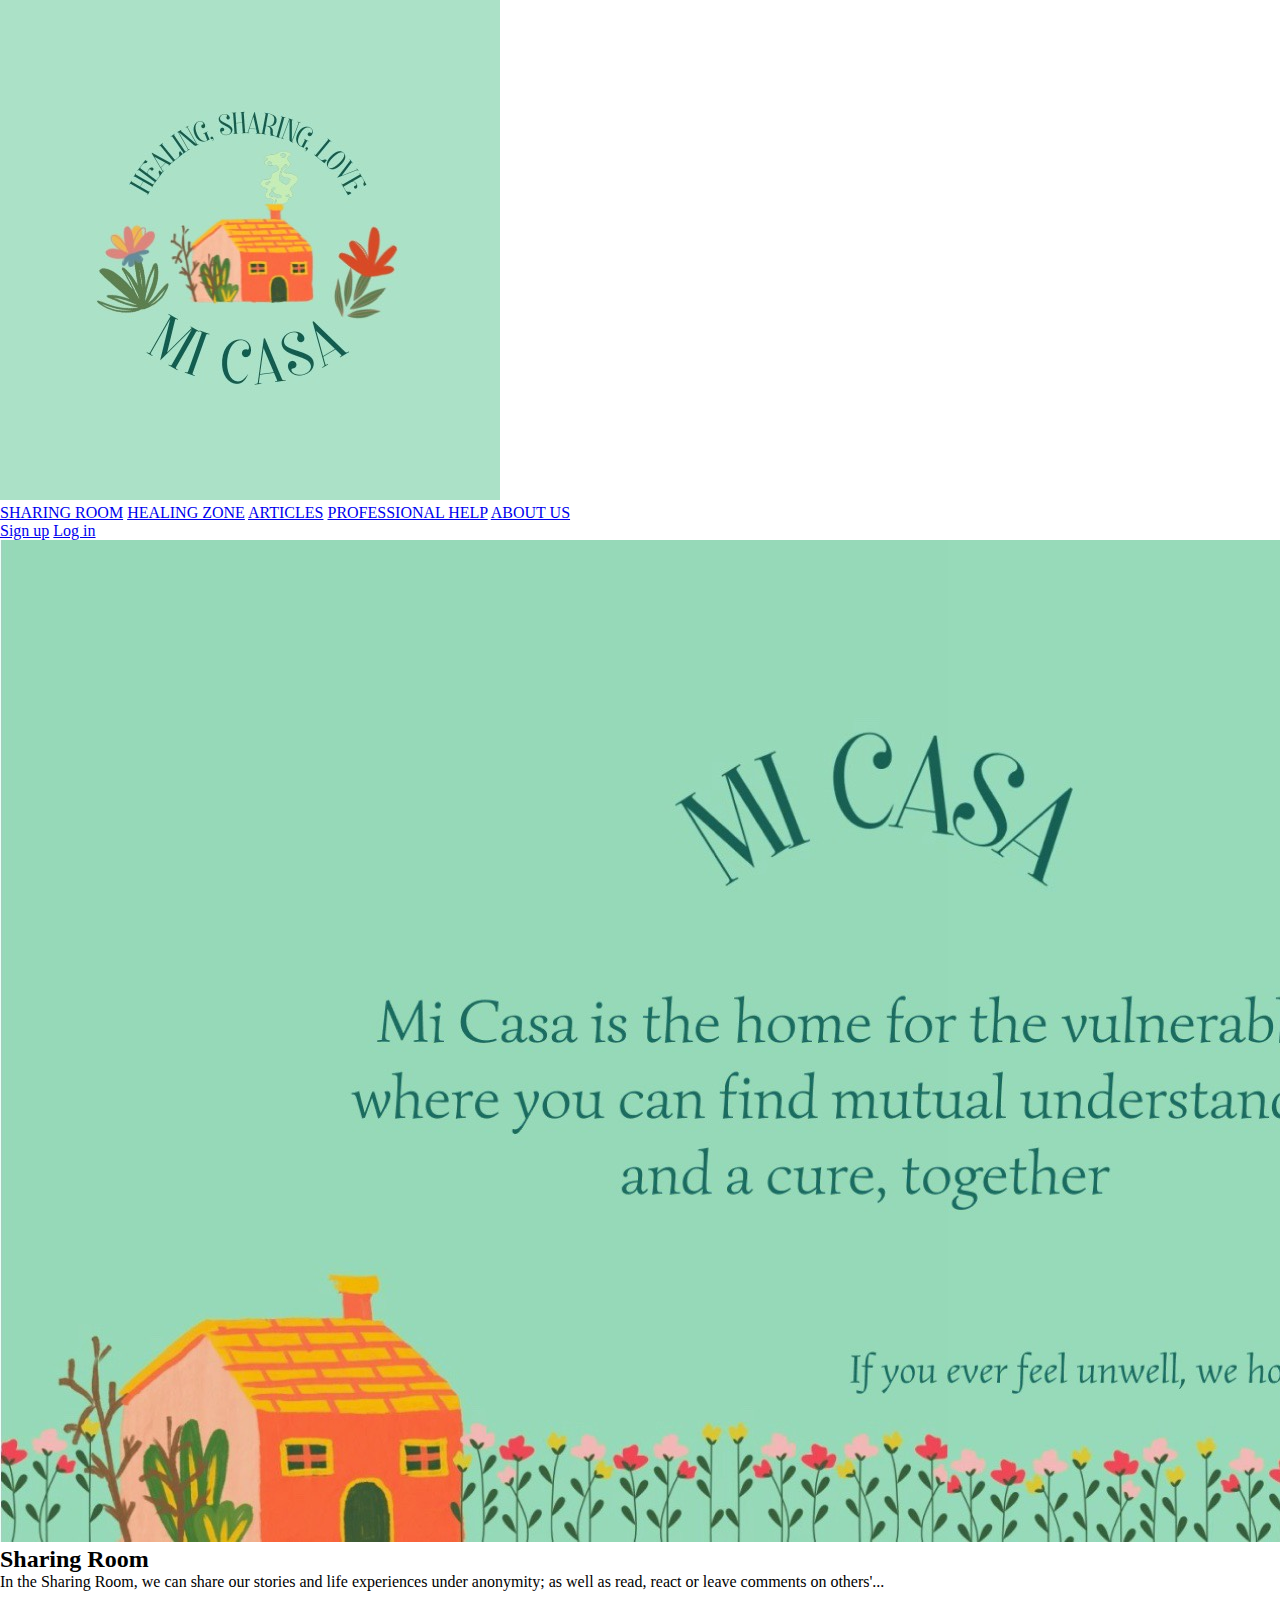
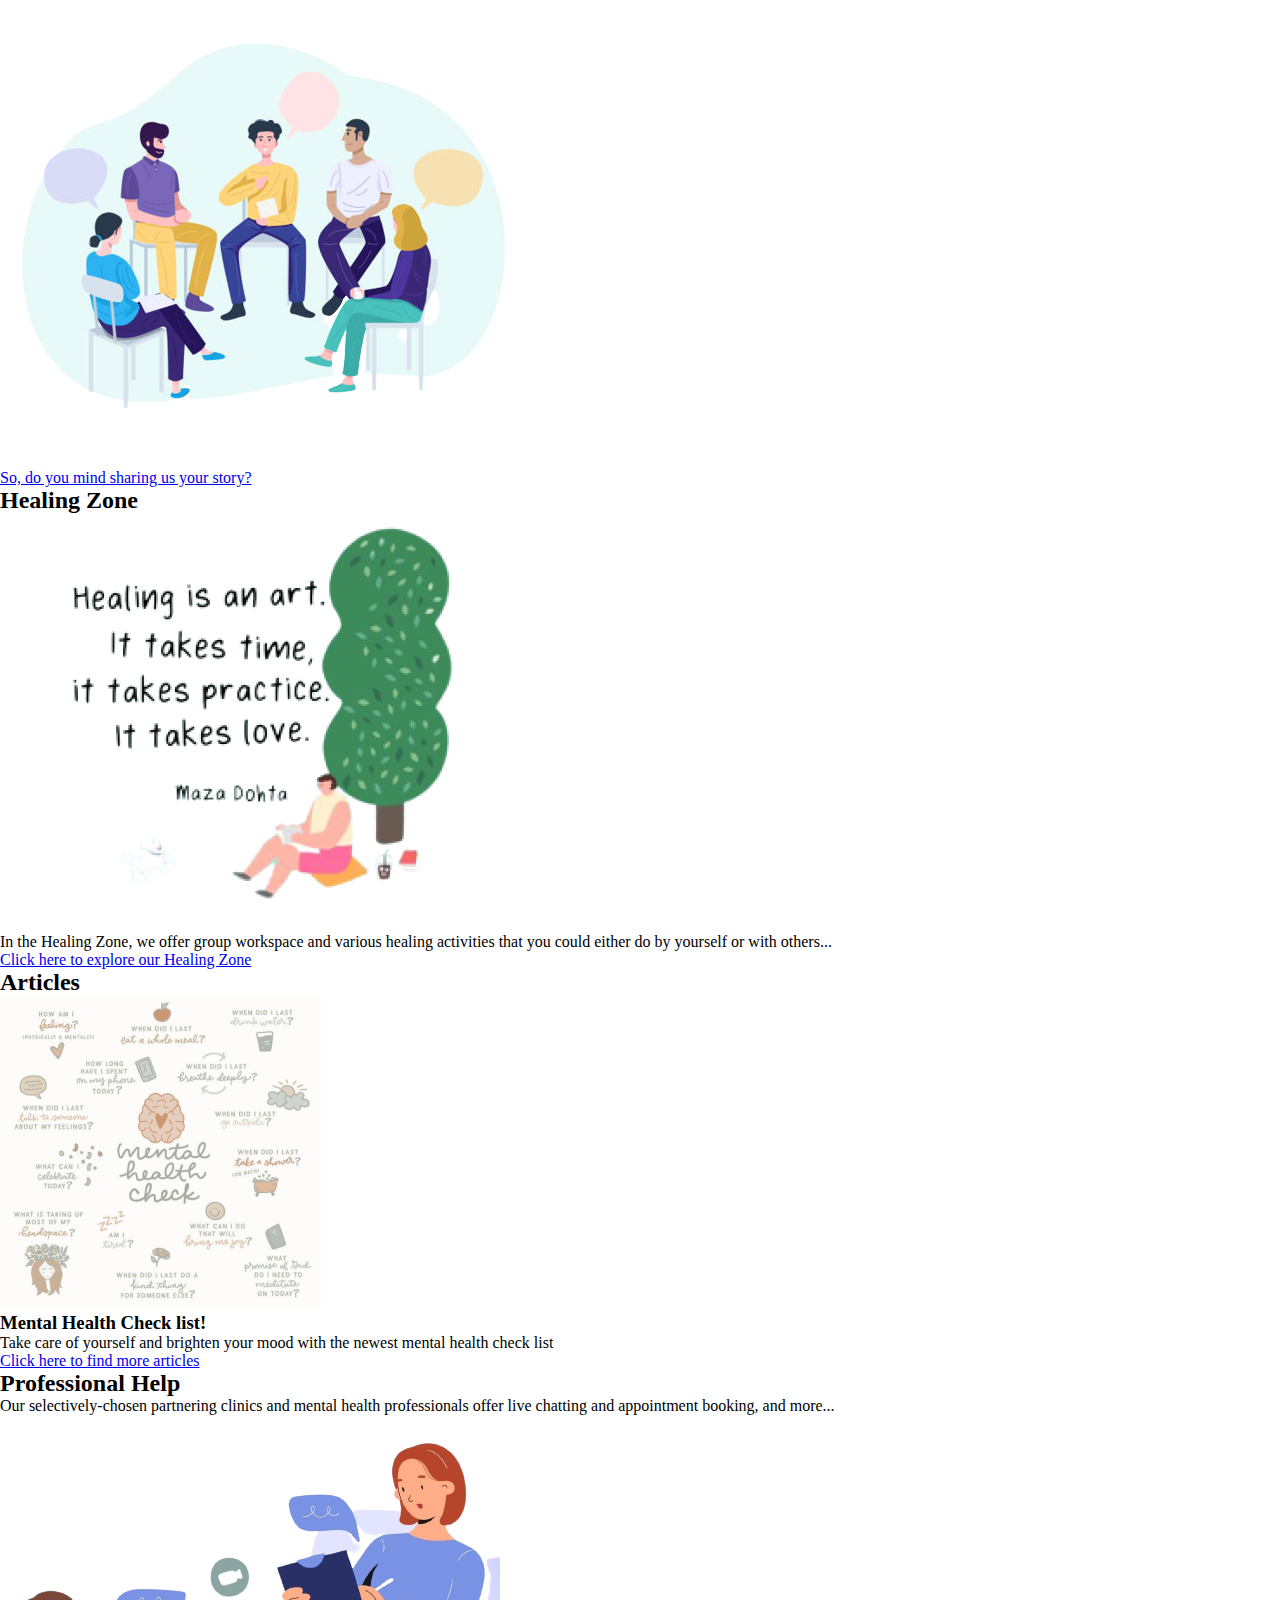
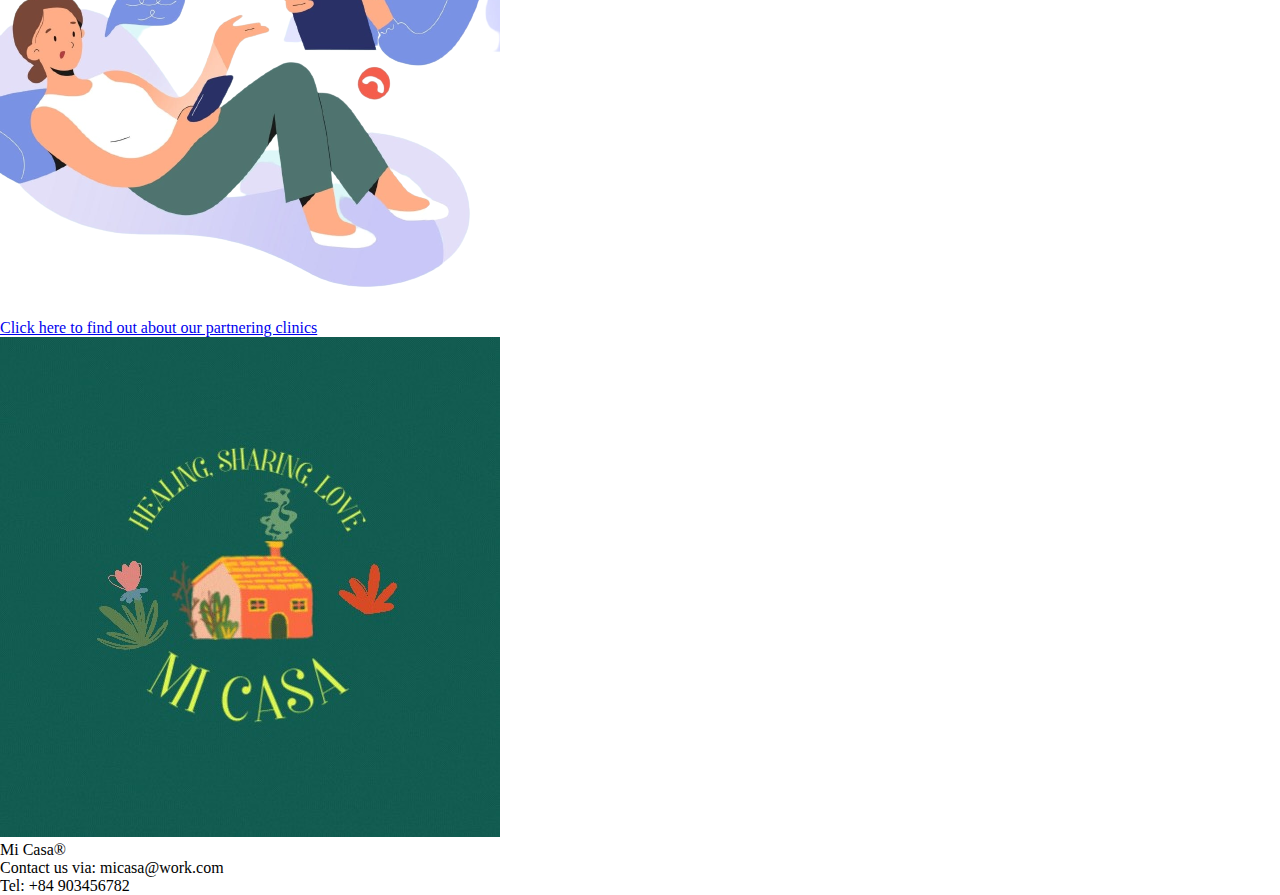
<file: home/index.html>
<!DOCTYPE html>
<html lang="en">
<head>
    <meta charset="UTF-8">
    <meta http-equiv="X-UA-Compatible" content="IE=edge">
    <meta name="viewport" content="width=device-width, initial-scale=1.0">
    <title>Home - Mi Casa</title>
    <link rel="stylesheet" href="./assets_home/css_home/home.css">
    <!-- <link href="https://fonts.googleapis.com/css2?family=Montserrat:ital,wght@1,600&display=swap" rel="stylesheet">
    <link href="https://fonts.googleapis.com/css2?family=Montserrat:ital,wght@1,600&family=Simonetta:wght@900&display=swap" rel="stylesheet"> -->
</head>

<body>
    <!-- Navigation bar -->
    <header>
        <a href="#" class="logo-nav">
            <img src="./assets_home/img_home/logo_nav.jpg" alt=""/>
        </a>
        <div class="nav-container">
            <nav class="nav-page-container">
                <a class="nav-page-item" href="../sharingroom/sharingroom.html">SHARING ROOM</a>
                <a class="nav-page-item" href="../healingzone/healingzone.html">HEALING ZONE</a>
                <a class="nav-page-item" href="../articles/articles.html">ARTICLES</a></l>
                <a class="nav-page-item" href="../prohelp/prohelp.html">PROFESSIONAL HELP</a>
                <a class="nav-page-item" href="../aboutus/aboutus.html">ABOUT US</a>
            </nav>
            <nav class="nav-account-container">
                <a class="nav-account-item" href="../sign up/signup.html">Sign up</a>
                <a class="nav-account-item" href="../login/login.html">Log in</a>
            </nav>
        </div>
    </header>

    <!-- Web Intro -->
    <div class="web-intro">
        <img src="./assets_home/img_home/homepage1.jpg" alt="">
    </div>
    <div class="home-page-content">

    <!-- Web Functions -->
    <!-- Sharing Room -->
        <div class="functions">
            <div class="function-name">
                <h2>Sharing Room</h2>
            </div>
            <div class="function-body-container">
                <div class="function-desc">
                    <p>In the Sharing Room, we can share our stories and life experiences under anonymity; as well as read, react or leave comments on others'...</p>
                </div>
                <div class="function-ava">
                    <img src="./assets_home/img_home/Sharingroom.png" alt="">
                </div>
            </div>
            <a class="function-button" href="../sharingroom/sharingroom.html">
                <p>So, do you mind sharing us your story?</p>
            </a>
        </div>

    <!-- Healing Zone -->
        <div class="functions">
            <div class="function-name">
                <h2>Healing Zone</h2>
            </div>
            <div class="function-body-container">
                <div class="function-ava">
                    <img src="./assets_home/img_home/Healingzone.png" alt="">
                </div>
                <div class="function-desc">
                    <p>In the Healing Zone, we offer group workspace and various healing activities that you could either do by yourself or with others...</p>
                </div>
            </div>
            <a class="function-button" href="../healingzone/healingzone.html">
                <p>Click here to explore our Healing Zone</p>
            </a>
        </div>

    <!-- Articles -->
        <div class="functions">
            <div class="function-name">
                <h2>Articles</h2>
            </div>
            <div class="function-body-container">
                <div class="function-ava">
                    <img src="./assets_home/img_home/Articles.png" alt="">
                </div>
                <div class="function-desc article">
                    <div>
                        <h3>Mental Health Check list!</h3>
                        <p>Take care of yourself and brighten your mood with the newest mental health check list</p>
                    </div>
                </div>
            </div>
            <a class="function-button" href="../articles/articles.html">
                <p>Click here to find more articles</p>
            </a>
        </div>

    <!-- Professional Help -->        
        <div class="functions">
            <div class="function-name">
                <h2>Professional Help</h2>
            </div>
            <div class="function-body-container">
                <div class="function-desc">
                    <p>Our selectively-chosen partnering clinics and mental health professionals offer live chatting and appointment booking, and more...</p>
                </div>
                <div class="function-ava">
                    <img src="./assets_home/img_home/Prohelp.png" alt="">
                </div>
            </div>
            <a class="function-button" href="../prohelp/prohelp.html">
                <p>Click here to find out about our partnering clinics</p>
            </a>
        </div>
    </div>

    <!-- Footer -->
    <div class="footer">
        <img class="footer-logo" src="./assets_home/img_home/logo_foot.jpg" />
        <div class="footer-contact">
            <p>Mi Casa®</p>
            <p>Contact us via: micasa@work.com</p>
            <p>Tel: +84 903456782</p>
        </div>
    </div>
</body>
</html>
</file>
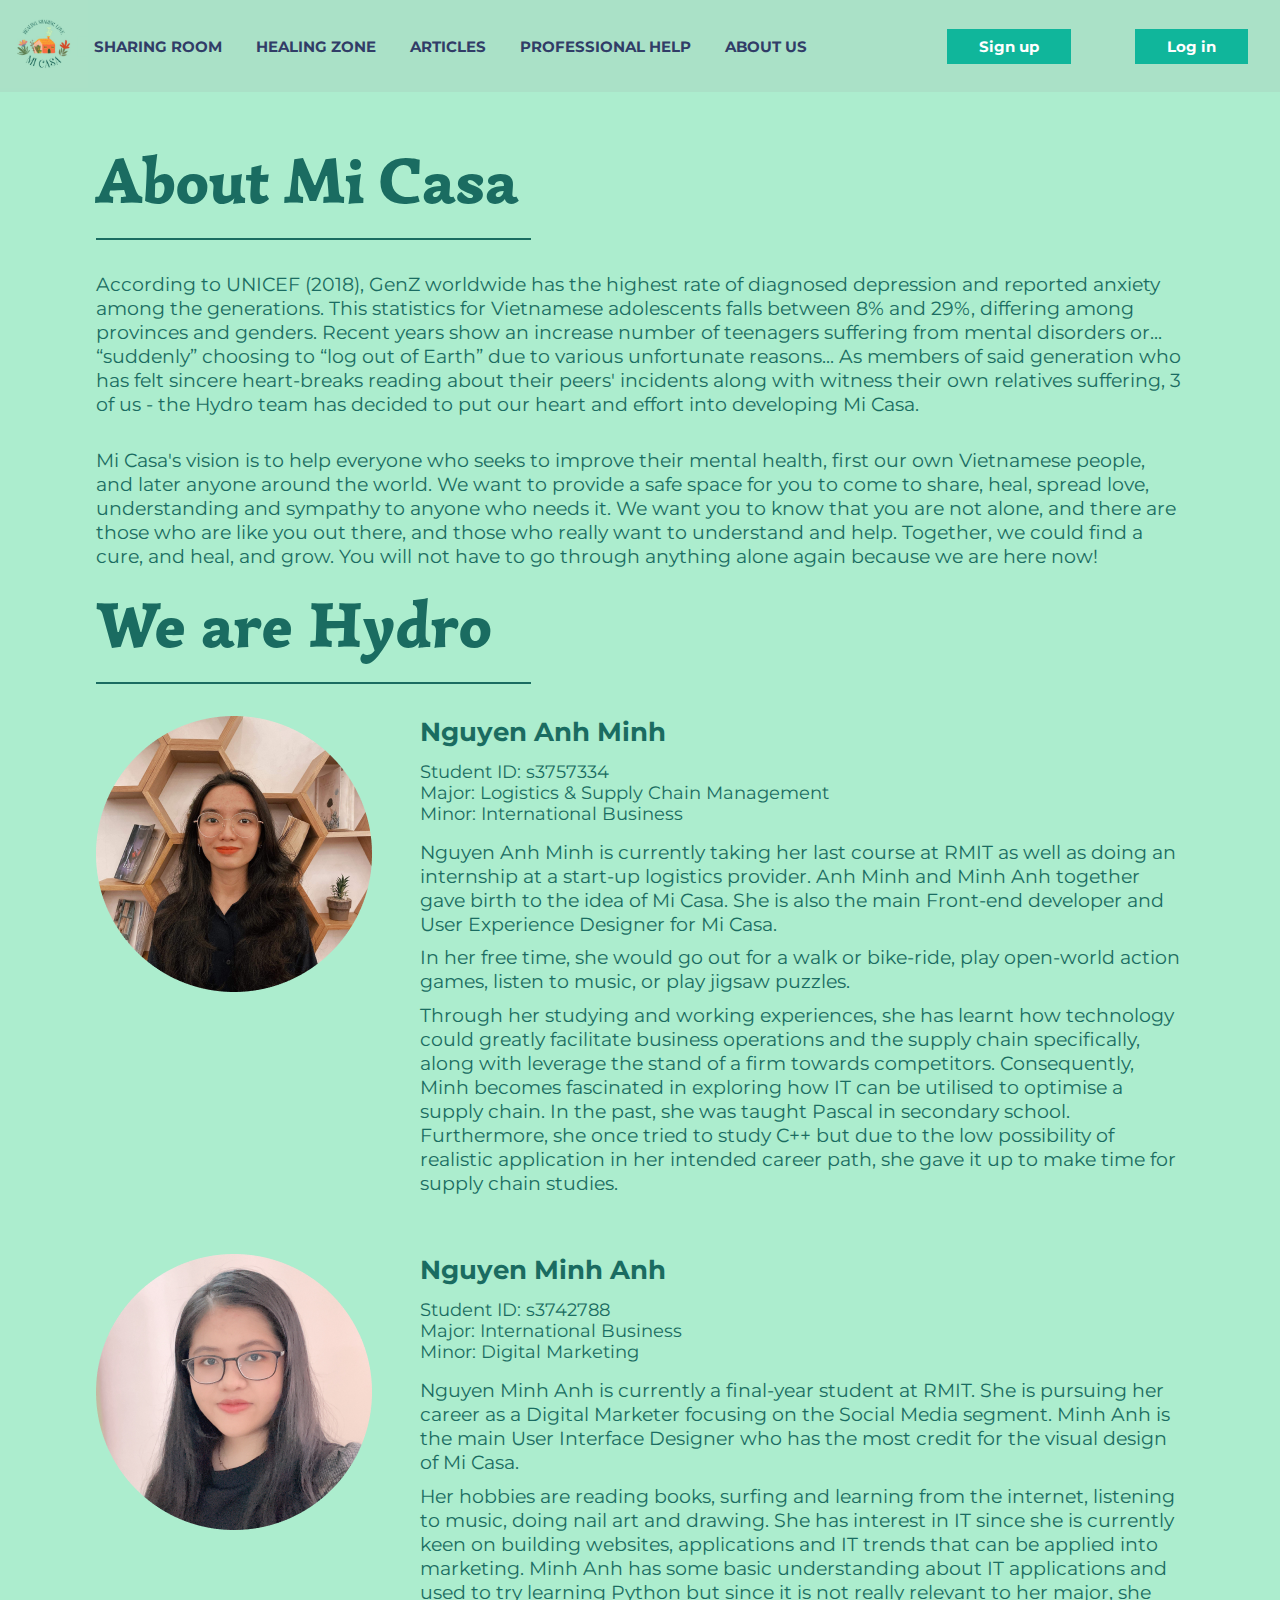
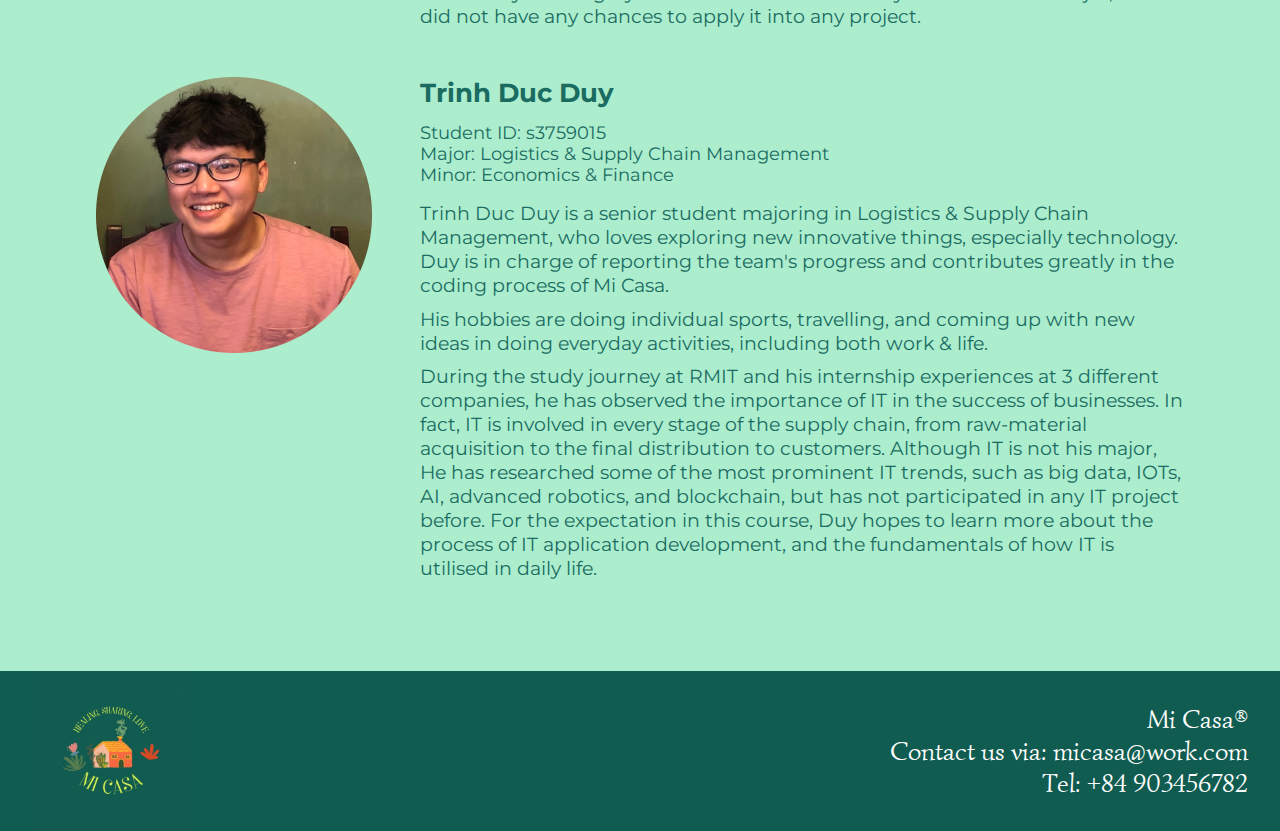
<file: aboutus/aboutus.html>
<!DOCTYPE html>
<html lang="en">
<head>
    <meta charset="UTF-8">
    <meta http-equiv="X-UA-Compatible" content="IE=edge">
    <meta name="viewport" content="width=device-width, initial-scale=1.0">
    <title>About Us - Mi Casa</title>
    <link rel="stylesheet" href="./assets_aboutus/css_aboutus/aboutus.css">
</head>
<body>
    <!-- Navigation bar -->
    <header>
        <a href="../home/home.html" class="logo-nav">
            <img src="./assets_aboutus/img_aboutus/logo_nav.jpg" alt=""/>
        </a>
        <div class="nav-container">
            <nav class="nav-page-container">
                <a class="nav-page-item" href="../sharingroom/sharingroom.html">SHARING ROOM</a>
                <a class="nav-page-item" href="../healingzone/healingzone.html">HEALING ZONE</a>
                <a class="nav-page-item" href="../articles/articles.html">ARTICLES</a></l>
                <a class="nav-page-item" href="../prohelp/prohelp.html">PROFESSIONAL HELP</a>
                <a class="nav-page-item" href="./aboutus.html">ABOUT US</a>
            </nav>
            <nav class="nav-account-container">
                <a class="nav-account-item" href="../sign up/signup.html">Sign up</a>
                <a class="nav-account-item" href="../login/login.html">Log in</a>
            </nav>
        </div>
    </header>

    <!-- Main content -->
    <div class="content">
        <!-- About team -->
        <div>
            <div class="heading">
                <h1>About Mi Casa</h1>
                <hr>
            </div>
            <div class="team-about">
                <p>According to UNICEF (2018), GenZ worldwide has the highest rate of diagnosed depression and reported anxiety among the generations. This statistics for Vietnamese adolescents falls between 8% and 29%, differing among provinces and genders. Recent years show an increase number of teenagers suffering from mental disorders or... “suddenly” choosing to “log out of Earth” due to various unfortunate reasons... As members of said generation who has felt sincere heart-breaks reading about their peers' incidents along with witness their own relatives suffering, 3 of us - the Hydro team has decided to put our heart and effort into developing Mi Casa.</p>  
                <p>Mi Casa's vision is to help everyone who seeks to improve their mental health, first our own Vietnamese people, and later anyone around the world. We want to provide a safe space for you to come to share, heal, spread love, understanding and sympathy to anyone who needs it. We want you to know that you are not alone, and there are those who are like you out there, and those who really want to understand and help. Together, we could find a cure, and heal, and grow. You will not have to go through anything alone again because we are here now!</p>
            </div>
        </div>

        <!-- About member -->
        <div>
            <div class="heading">
                <h1>We are Hydro</h1>
            </div>
            <hr>

            <!-- Anh Minh container -->
            <div class="member-container">
                <div class="member-avatar">
                    <img src="./assets_aboutus/img_aboutus/Nguyen_Anh_Minh.png" />
                </div>
                <div class="member-info">
                    <div class="member-name">
                        <h3>Nguyen Anh Minh</h3>
                    </div>
                    <div class="member-uni">
                        <p>Student ID: s3757334</p>
                        <p>Major: Logistics & Supply Chain Management</p>
                        <p>Minor: International Business</p>
                    </div>
                    <div class="member-bio">
                            <p>Nguyen Anh Minh is currently taking her last course at RMIT as well as doing an internship at a start-up logistics provider. Anh Minh and Minh Anh together gave birth to the idea of Mi Casa. She is also the main Front-end developer and User Experience Designer for Mi Casa.</p>  
                            <p>In her free time, she would go out for a walk or bike-ride, play open-world action games, listen to music, or play jigsaw puzzles.</p>
                            <p>Through her studying and working experiences, she has learnt how technology could greatly facilitate business operations and the supply chain specifically, along with leverage the stand of a firm towards competitors. Consequently, Minh becomes fascinated in exploring how IT can be utilised to optimise a supply chain. In the past, she was taught Pascal in secondary school. Furthermore, she once tried to study C++ but due to the low possibility of realistic application in her intended career path, she gave it up to make time for supply chain studies.</p> 
                        </p>
                    </div>
                </div>
            </div>

            <!-- Minh Anh container -->
            <div class="member-container">
                <div class="member-avatar">
                    <img src="./assets_aboutus/img_aboutus/Nguyen_Minh_Anh.png" />
                </div>
                <div class="member-info">
                    <div class="member-name">
                        <h3>Nguyen Minh Anh</h3>
                    </div>
                    <div class="member-uni">
                        <p>Student ID: s3742788</p>
                        <p>Major: International Business</p>
                        <p>Minor: Digital Marketing</p>
                    </div>
                    <div class="member-bio">
                        <p>Nguyen Minh Anh is currently a final-year student at RMIT. She is pursuing her career as a Digital Marketer focusing on the Social Media segment. Minh Anh is the main User Interface Designer who has the most credit for the visual design of Mi Casa.</p>
                        <p>Her hobbies are reading books, surfing and learning from the internet, listening to music, doing nail art and drawing. She has interest in IT since she is currently keen on building websites, applications and IT trends that can be applied into marketing. Minh Anh has some basic understanding about IT applications and used to try learning Python but since it is not really relevant to her major, she did not have any chances to apply it into any project.</p>
                    </div>
                </div>
            </div>

            <!-- Duy Trinh Profile -->
            <div class="member-container">
                <div class="member-avatar">
                    <img src="./assets_aboutus/img_aboutus/Trinh_Duc_Duy.png" />
                </div>
                <div class="member-info">
                    <div class="member-name">
                        <h3>Trinh Duc Duy</h3>
                    </div>
                    <div class="member-uni">
                        <p>Student ID: s3759015</p>
                        <p>Major: Logistics & Supply Chain Management</p>
                        <p>Minor: Economics & Finance</p>
                    </div>
                    <div class="member-bio">
                        <p>Trinh Duc Duy is a senior student majoring in Logistics & Supply Chain Management, who loves exploring new innovative things, especially technology. Duy is in charge of reporting the team's progress and contributes greatly in the coding process of Mi Casa.</p>  
                        <p>His hobbies are doing individual sports, travelling, and coming up with new ideas in doing everyday activities, including both work & life.</p>
                        <p>During the study journey at RMIT and his internship experiences at 3 different companies, he has observed the importance of IT in the success of businesses. In fact, IT is involved in every stage of the supply chain, from raw-material acquisition to the final distribution to customers. Although IT is not his major, He has researched some of the most prominent IT trends, such as big data, IOTs, AI, advanced robotics, and blockchain, but has not participated in any IT project before. For the expectation in this course, Duy hopes to learn more about the process of IT application development, and the fundamentals of how IT is utilised in daily life.</p> 
                        </p>
                    </div>
                </div>
            </div>
        </div>
    </div>
        
    <!-- Footer -->
    <div class="footer">
        <img class="footer-logo" src="./assets_aboutus/img_aboutus/logo_foot.jpg" />
        <div class="footer-contact">
            <p>Mi Casa®</p>
            <p>Contact us via: micasa@work.com</p>
            <p>Tel: +84 903456782</p>
        </div>
    </div>
</body>
</html>
</file>
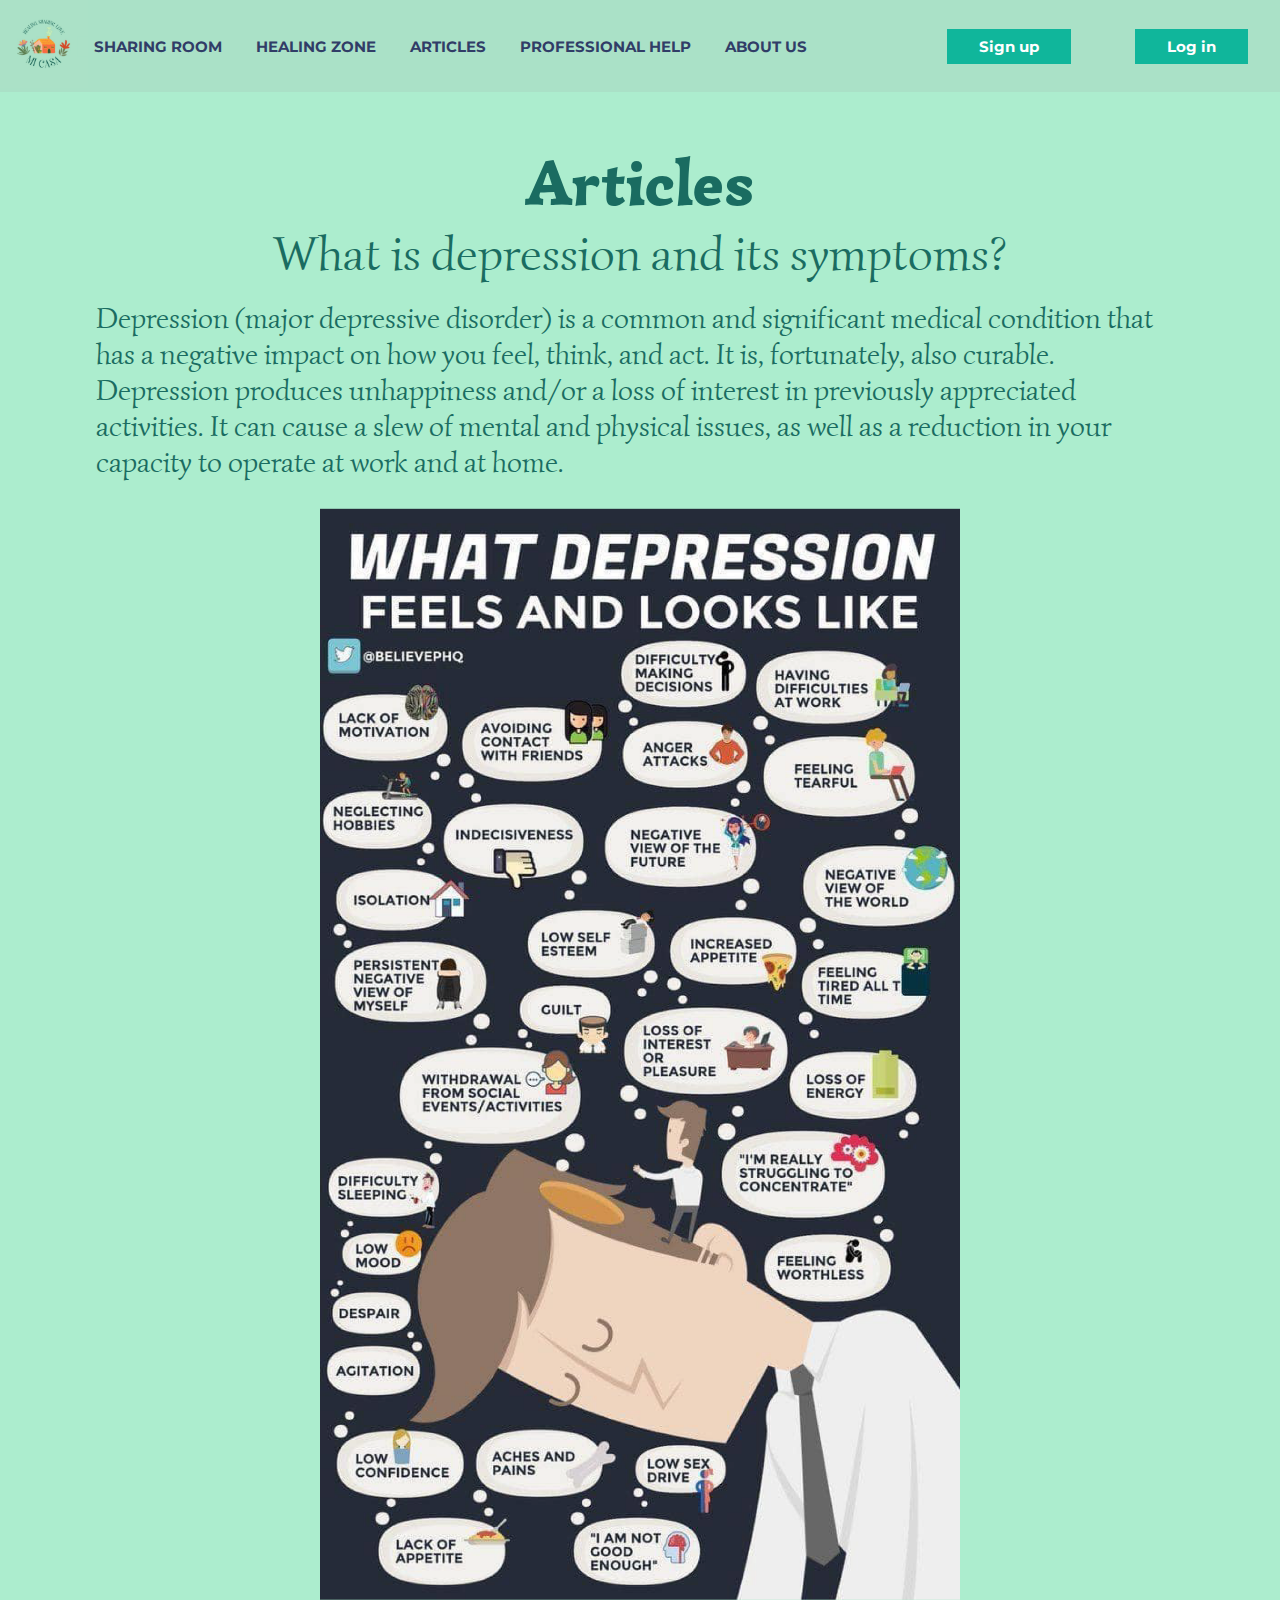
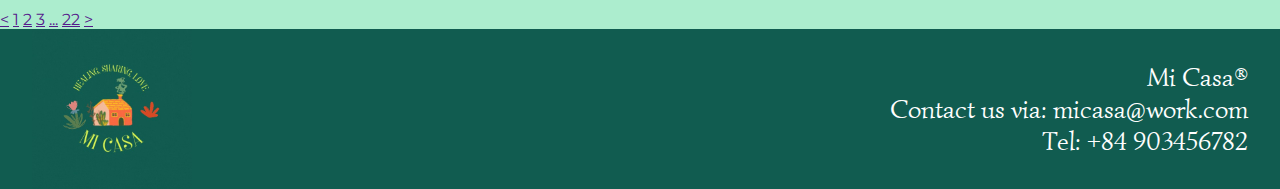
<file: articles/articles.html>
<!DOCTYPE html>
<html lang="en">
<head>
    <meta charset="UTF-8">
    <meta http-equiv="X-UA-Compatible" content="IE=edge">
    <meta name="viewport" content="width=device-width, initial-scale=1.0">
    <title>Articles - Mi Casa</title>
    <link rel="stylesheet" href="./assets_articles/css_articles/articles.css">
</head>
<body>
    <!-- Navigation bar -->
    <header>
        <a href="../home/home.html" class="logo-nav">
            <img src="./assets_articles/img_articles/logo_nav.jpg" alt=""/>
        </a>
        <div class="nav-container">
            <nav class="nav-page-container">
                <a class="nav-page-item" href="../sharingroom/sharingroom.html">SHARING ROOM</a>
                <a class="nav-page-item" href="../healingzone/healingzone.html">HEALING ZONE</a>
                <a class="nav-page-item" href="../articles/articles.html">ARTICLES</a></l>
                <a class="nav-page-item" href="../prohelp/prohelp.html">PROFESSIONAL HELP</a>
                <a class="nav-page-item" href="../aboutus/aboutus.html">ABOUT US</a>
            </nav>
            <nav class="nav-account-container">
                <a class="nav-account-item" href="../sign up/signup.html">Sign up</a>
                <a class="nav-account-item" href="../login/login.html">Log in</a>
            </nav>
        </div>
        
    </header>
    <div class="heading">
        <h1>Articles</h1>
        <h2>What is depression and its symptoms?</h2>
    </div>
    <div class="p-article">
        <p>Depression (major depressive disorder) is a common and significant medical condition that has a negative impact on how you feel, think, and act. It is, fortunately, also curable. Depression produces unhappiness and/or a loss of interest in previously appreciated activities. It can cause a slew of mental and physical issues, as well as a reduction in your capacity to operate at work and at home.</p>
    </div>

    <div class="imagebox">
        <img src="./assets_articles/img_articles/Infographic_articles.png" alt="">
    </div>

    <div class="pagination">
        <a href="" class="control"><</a>
        <a href="">1</a>
        <a href="" class="active">2</a>
        <a href="">3</a>
        <a href="">...</a>
        <a href="">22</a>
        <a href="" class="control">></a>
    </div>

     <!-- Footer -->
    <div class="footer">
        <img class="footer-logo" src="./assets_articles/img_articles/logo_foot.jpg" />
        <div class="footer-contact">
            <p>Mi Casa®</p>
            <p>Contact us via: micasa@work.com</p>
            <p>Tel: +84 903456782</p>
        </div>
    </div>
</body>
</html>
</file>
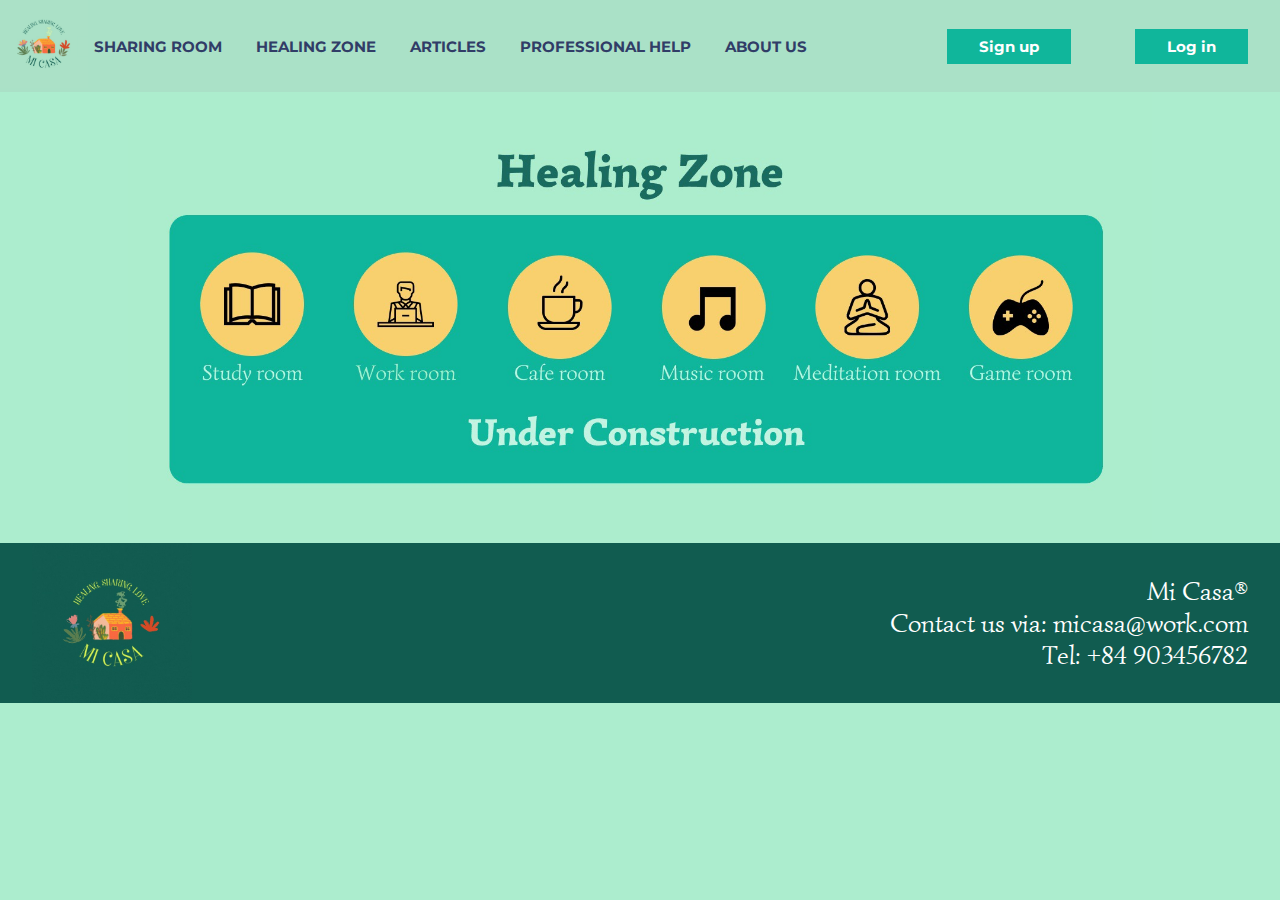
<file: healingzone/healingzone.html>
<!DOCTYPE html>
<html lang="en">
<head>
    <meta charset="UTF-8">
    <meta http-equiv="X-UA-Compatible" content="IE=edge">
    <meta name="viewport" content="width=device-width, initial-scale=1.0">
    <title>Healing Zone - Mi Casa</title>
    <link rel="stylesheet" href="./assets_healingzone/css_healingzone/healingzone.css">
</head>
<body>
    <!-- Navigation bar -->
    <header>
        <a href="../home/home.html" class="logo-nav">
            <img src="./assets_healingzone/img_healingzone/logo_nav.jpg" alt=""/>
        </a>
        <div class="nav-container">
            <nav class="nav-page-container">
                <a class="nav-page-item" href="../sharingroom/sharingroom.html">SHARING ROOM</a>
                <a class="nav-page-item" href="./healingzone.html">HEALING ZONE</a>
                <a class="nav-page-item" href="../articles/articles.html">ARTICLES</a></l>
                <a class="nav-page-item" href="../prohelp/prohelp.html">PROFESSIONAL HELP</a>
                <a class="nav-page-item" href="../aboutus/aboutus.html">ABOUT US</a>
            </nav>
            <nav class="nav-account-container">
                <a class="nav-account-item" href="../sign up/signup.html">Sign up</a>
                <a class="nav-account-item" href="../login/login.html">Log in</a>
            </nav>
        </div>
    </header>
    <div class="healingzone-content-demo">
        <img src="./assets_healingzone/img_healingzone/contents.jpg" alt="">
    </div>
    <!-- Footer -->
    <div class="footer">
        <img class="footer-logo" src="./assets_healingzone/img_healingzone/logo_foot.jpg" />
        <div class="footer-contact">
            <p>Mi Casa®</p>
            <p>Contact us via: micasa@work.com</p>
            <p>Tel: +84 903456782</p>
        </div>
    </div>
</body>
</html>
</file>
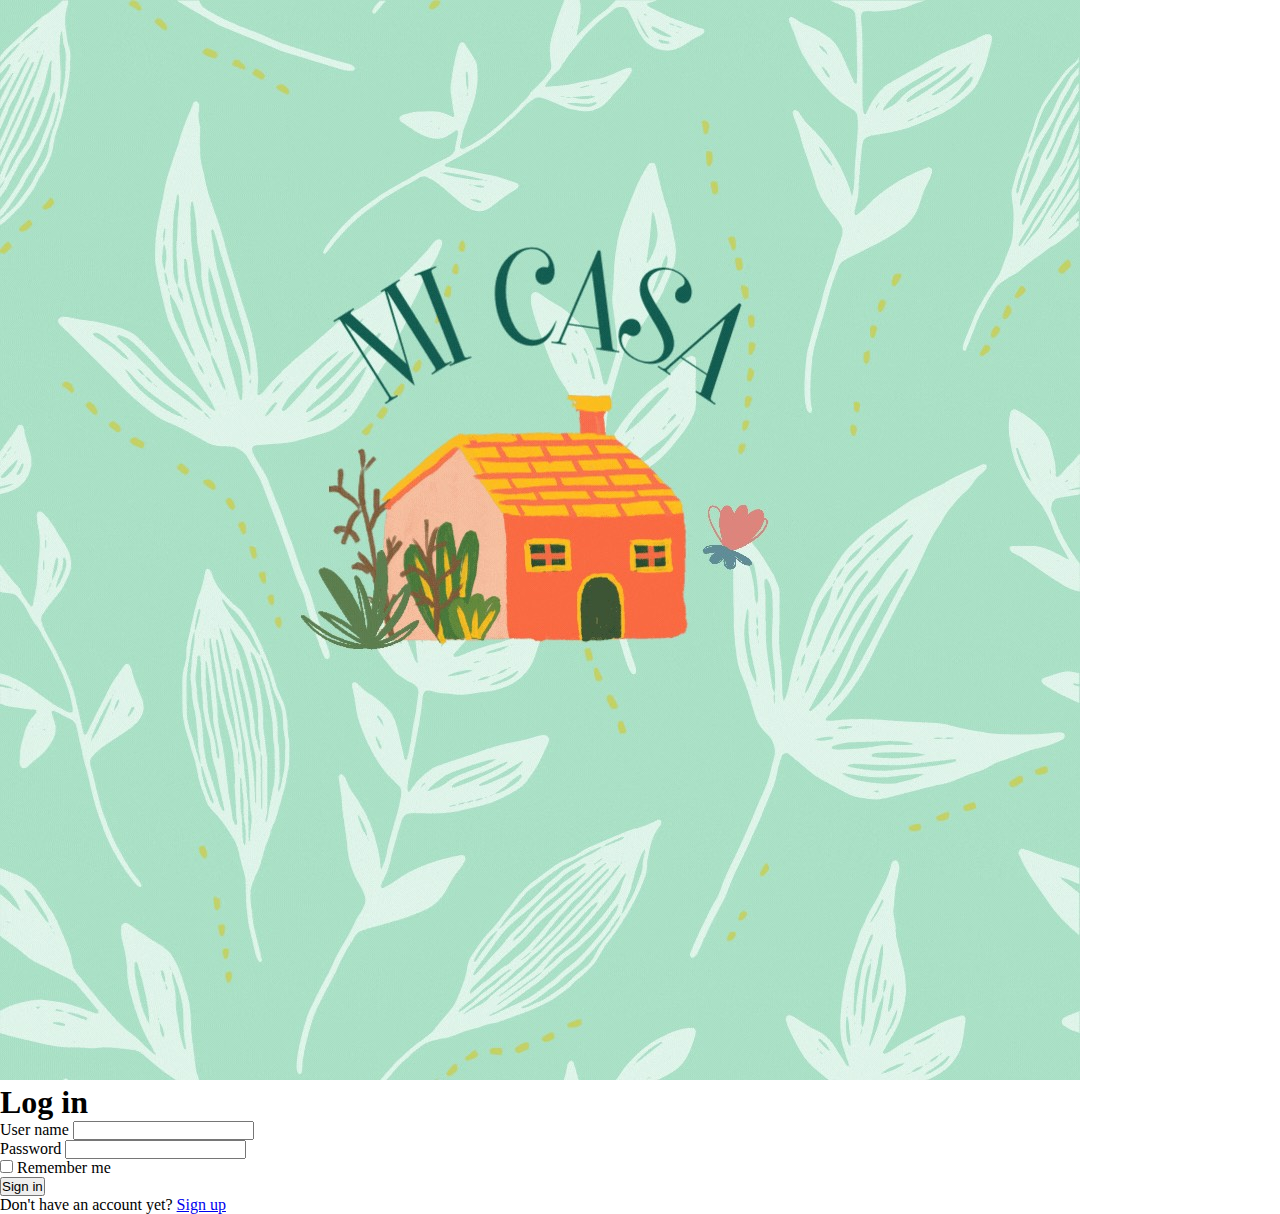
<file: login/login.html>
<!DOCTYPE html>
<html lang="en">
<head>
    <meta charset="UTF-8">
    <meta http-equiv="X-UA-Compatible" content="IE=edge">
    <meta name="viewport" content="width=device-width, initial-scale=1.0">
    <title>Log in - Mi Casa</title>
    <link rel="stylesheet" href="./assets_login/css_login/login.css">
    <link href="https://fonts.googleapis.com/css2?family=Montserrat:ital,wght@1,600&display=swap" rel="stylesheet">
    <link href="https://fonts.googleapis.com/css2?family=Montserrat:ital,wght@1,600&family=Simonetta:wght@900&display=swap" rel="stylesheet">
</head>
<body>
    <section>
        <div class="logobox">
            <a href="../home/home.html">
                <img src="./assets_login/img_login/biglogo.jpg" alt="">
            </a>
        </div>
        <div class="contentbox">
            <div class="formbox">
                <h1>Log in</h1>
                <form action="#">
                    <div class="inputbox">
                        <span>User name</span>
                        <input type="text" name="">
                    </div>
                    <div class="inputbox">
                        <span>Password</span>
                        <input type="password" name="">
                    </div>
                    <div class="remember">
                        <label for=""><input type="checkbox"> Remember me</label>
                    </div>
                    <div class="inputbox">
                        <input type="submit" value="Sign in" name="">
                    </div>
                    <div class="inputbox">
                        <p>Don't have an account yet? <a href="../sign up/signup.html">Sign up</a></p>
                    </div>
                </form>
            </div>
        </div>
    </section>
    </div>
</body>
</html>
</file>
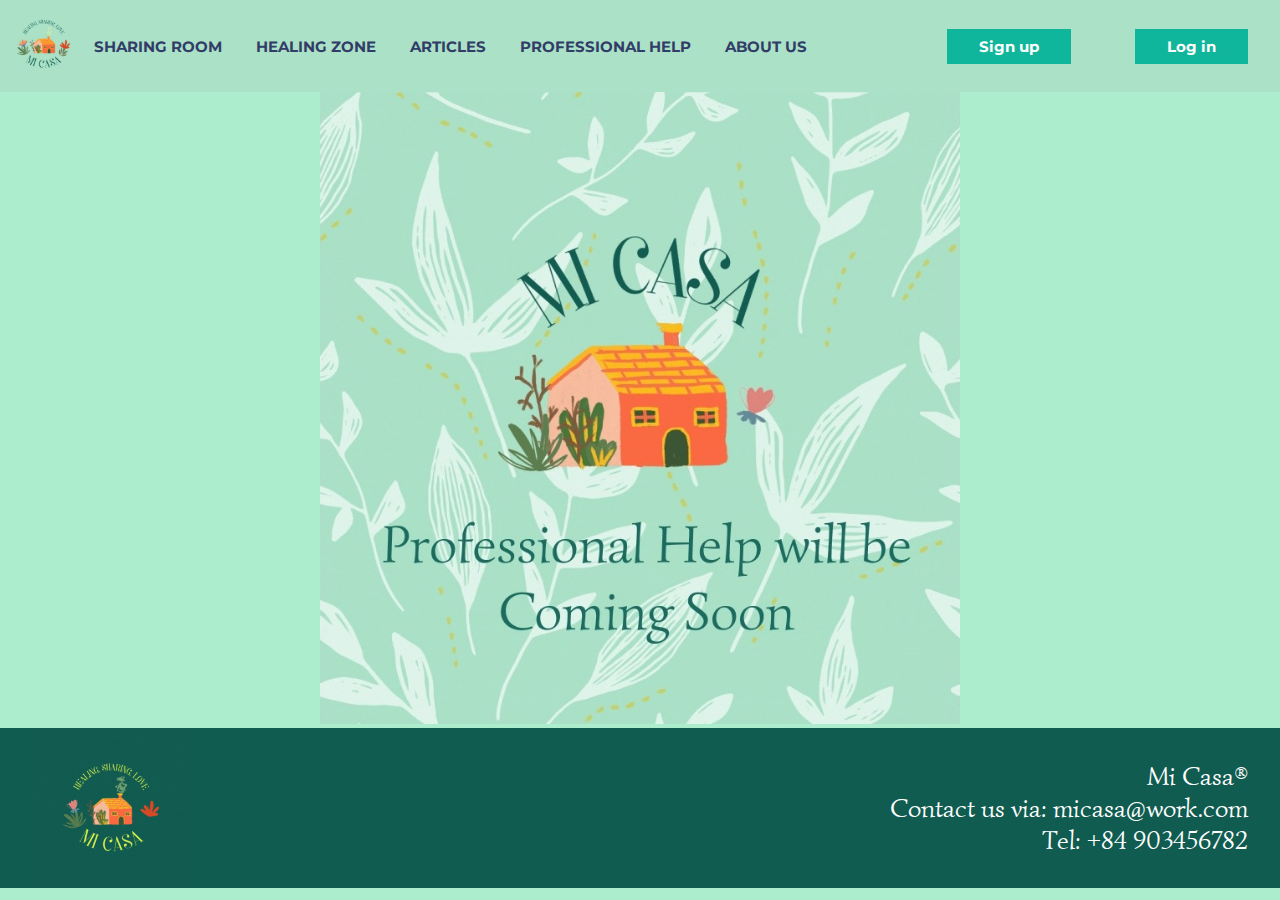
<file: prohelp/prohelp.html>
<!DOCTYPE html>
<html lang="en">
<head>
    <meta charset="UTF-8">
    <meta http-equiv="X-UA-Compatible" content="IE=edge">
    <meta name="viewport" content="width=device-width, initial-scale=1.0">
    <title>Professional Help - Mi Casa</title>
    <link rel="stylesheet" href="./assets_prohelp/css_prohelp/prohelp.css">
</head>

<body>
    <!-- Navigation bar -->
    <header>
        <a href="../home/home.html" class="logo-nav">
            <img src="./assets_prohelp/img_prohelp/logo_nav.jpg" alt=""/>
        </a>
        <div class="nav-container">
            <nav class="nav-page-container">
                <a class="nav-page-item" href="../sharingroom/sharingroom.html">SHARING ROOM</a>
                <a class="nav-page-item" href="../healingzone/healingzone.html">HEALING ZONE</a>
                <a class="nav-page-item" href="../articles/articles.html">ARTICLES</a></l>
                <a class="nav-page-item" href="./prohelp.html">PROFESSIONAL HELP</a>
                <a class="nav-page-item" href="../aboutus/aboutus.html">ABOUT US</a>
            </nav>
            <nav class="nav-account-container">
                <a class="nav-account-item" href="../sign up/signup.html">Sign up</a>
                <a class="nav-account-item" href="../login/login.html">Log in</a>
            </nav>
        </div>
    </header>
    <div class="prohelp-content">
        <img src="./assets_prohelp/img_prohelp/Comingsoon.jpg" alt="">
    </div>
    <!-- Footer -->
    <div class="footer">
        <img class="footer-logo" src="./assets_prohelp/img_prohelp/logo_foot.jpg" />
        <div class="footer-contact">
            <p>Mi Casa®</p>
            <p>Contact us via: micasa@work.com</p>
            <p>Tel: +84 903456782</p>
        </div>
    </div>
</body>
</html>
</file>
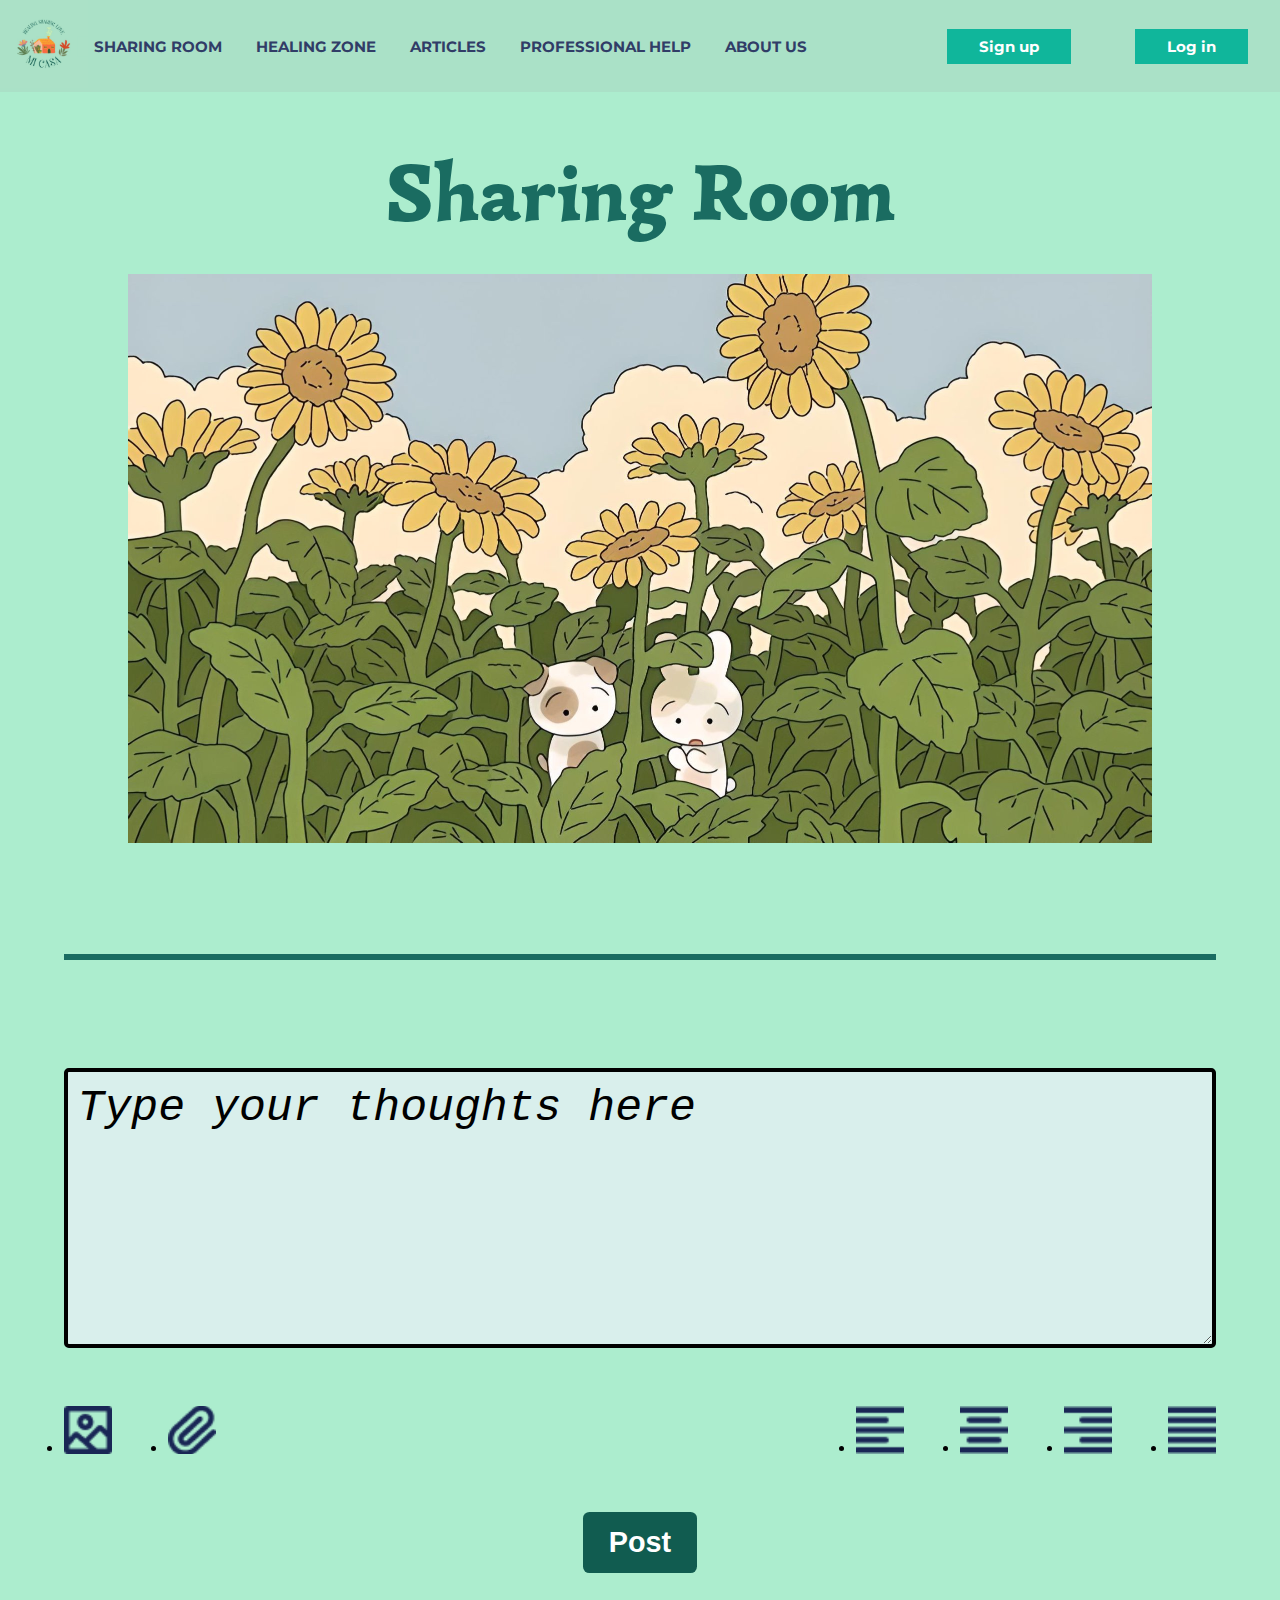
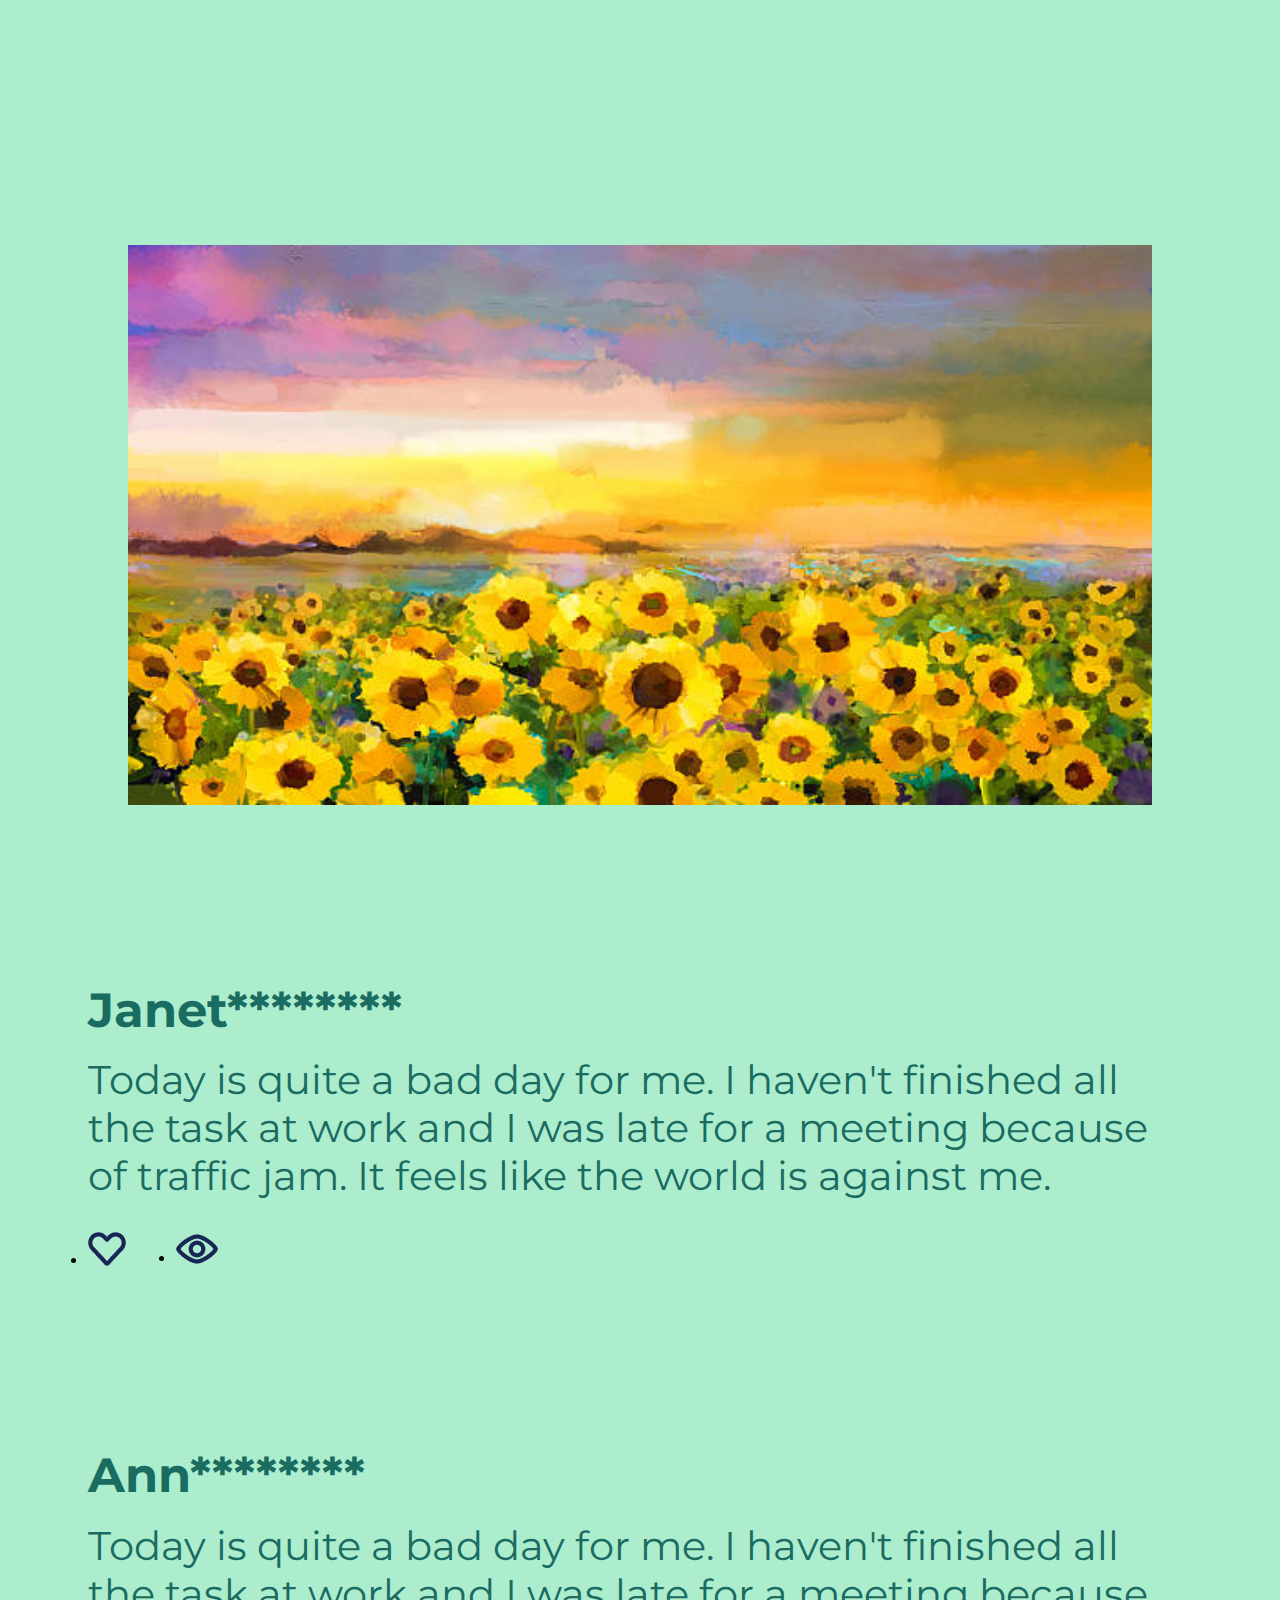
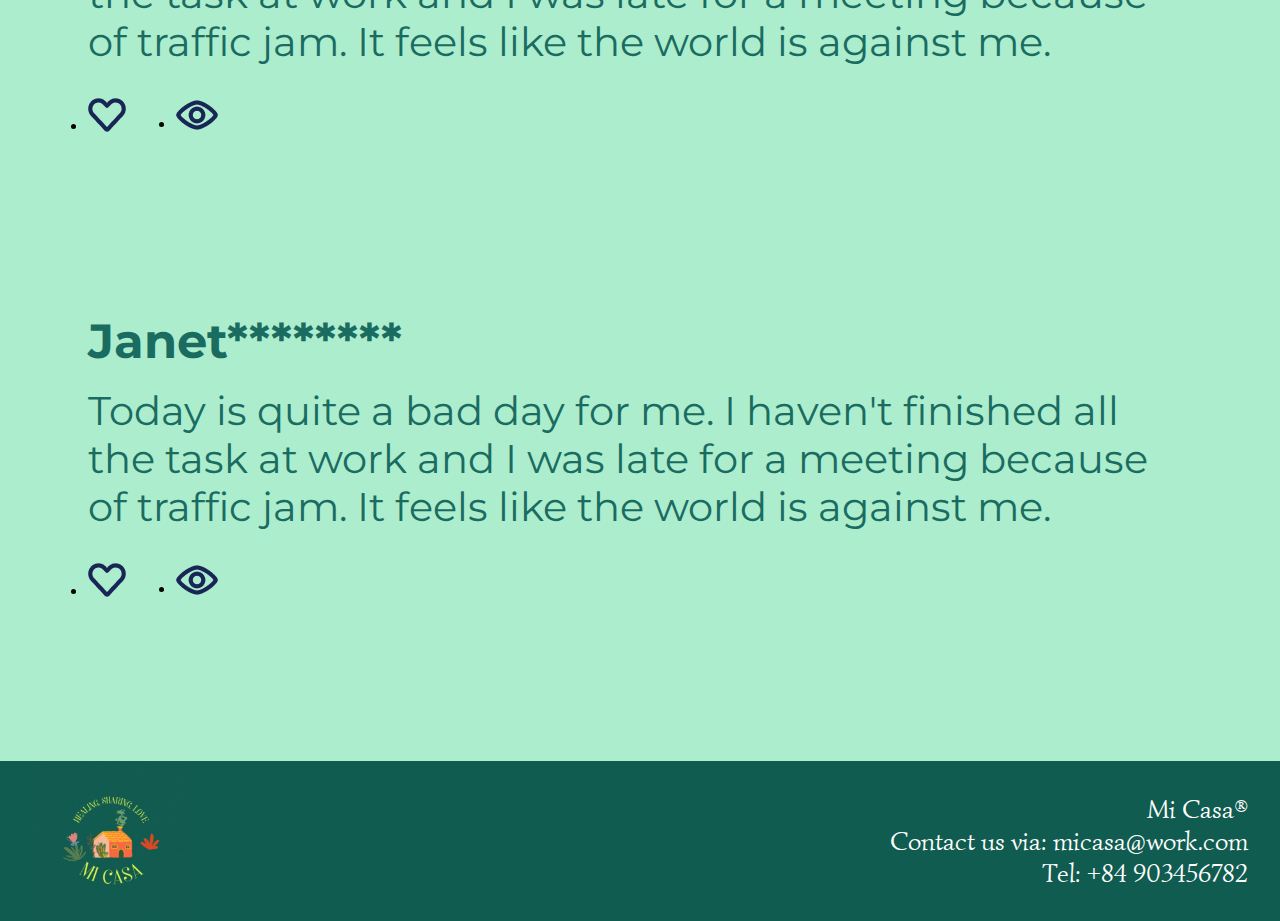
<file: sharingroom/sharingroom.html>
<!DOCTYPE html>
<html lang="en">
<head>
    <meta charset="UTF-8">
    <meta http-equiv="X-UA-Compatible" content="IE=edge">
    <meta name="viewport" content="width=device-width, initial-scale=1.0">
    <title>Sharing Room - Mi Casa</title>
    <link rel="stylesheet" href="./assets_sharingroom/css_sharingroom/sharingroom.css">
</head>
<body>
    <!-- Navigation bar -->
    <header>
        <a href="../home/home.html" class="logo-nav">
            <img src="./assets_sharingroom/img_sharingroom/logo_nav.jpg" alt=""/>
        </a>
        <div class="nav-container">
            <nav class="nav-page-container">
                <a class="nav-page-item" href="./sharingroom.html">SHARING ROOM</a>
                <a class="nav-page-item" href="../healingzone/healingzone.html">HEALING ZONE</a>
                <a class="nav-page-item" href="../articles/articles.html">ARTICLES</a></l>
                <a class="nav-page-item" href="../prohelp/prohelp.html">PROFESSIONAL HELP</a>
                <a class="nav-page-item" href="../aboutus/aboutus.html">ABOUT US</a>
            </nav>
            <nav class="nav-account-container">
                <a class="nav-account-item" href="../sign up/signup.html">Sign up</a>
                <a class="nav-account-item" href="../login/login.html">Log in</a>
            </nav>
        </div>
    </header>

    <!-- Main contents -->
    <div class="sharing_room">
        <h1 class="sharing_room__title">
            Sharing Room
        </h1>
        <!-- Write section -->
        <div class="sharing_room__banner">
            <img src="./assets_sharingroom/img_sharingroom/write_top.jpg" alt="" srcset="">
        </div>
        <div class="sharing_room__line"></div>
        <div class="sharing_room__write">
            <textarea name="" id="" placeholder="Type your thoughts here"></textarea>
            <div class="sharing_room__write--control">
                <ul>
                    <li>
                        <img src="./assets_sharingroom/img_sharingroom/image-icon.png" alt="" srcset="">
                    </li>
                    <li>
                        <img src="./assets_sharingroom/img_sharingroom/attach-icon.png" alt="" srcset="">
                    </li>
                </ul>
                <ul>
                    <li>
                        <img src="./assets_sharingroom/img_sharingroom/left-icon.png" alt="" srcset="">
                    </li>
                    <li>
                        <img src="./assets_sharingroom/img_sharingroom/center-icon.png" alt="" srcset="">
                    </li>
                    <li>
                        <img src="./assets_sharingroom/img_sharingroom/right-icon.png" alt="" srcset="">
                    </li>
                    <li>
                        <img src="./assets_sharingroom/img_sharingroom/justify-icon.png" alt="" srcset="">
                    </li>
                </ul>
            </div>
            <div class="sharing_room__write--post">
                <button>Post</button>
            </div>
        </div>

        <!-- Read section -->
        <div class="sharing_room__banner--second">
            <img src="./assets_sharingroom/img_sharingroom/read_bot2.jpg" alt="" srcset="">
        </div>

        <div class="sharing_room__otherposts">
            <p class="sharing_room__otherposts--name">Janet********</p>
            <p class="sharing_room__otherposts--description">Today is quite a bad day for me. I haven't finished all the
                task at
                work and I was late for a meeting
                because of traffic jam.
                It feels like the world is against me. </p>
            <ul>
                <li>
                    <img src="./assets_sharingroom/img_sharingroom/heart-icon.png" alt="" srcset="">
                </li>
                <li>
                    <img src="./assets_sharingroom/img_sharingroom/eye-icon.png" alt="" srcset="">
                </li>
            </ul>
        </div>
        <div class="sharing_room__otherposts">
            <p class="sharing_room__otherposts--name">Ann********</p>
            <p class="sharing_room__otherposts--description">Today is quite a bad day for me. I haven't finished all the
                task at
                work and I was late for a meeting
                because of traffic jam.
                It feels like the world is against me. </p>
            <ul>
                <li>
                    <img src="./assets_sharingroom/img_sharingroom/heart-icon.png" alt="" srcset="">
                </li>
                <li>
                    <img src="./assets_sharingroom/img_sharingroom/eye-icon.png" alt="" srcset="">
                </li>
            </ul>
        </div>
        <div class="sharing_room__otherposts">
            <p class="sharing_room__otherposts--name">Janet********</p>
            <p class="sharing_room__otherposts--description">Today is quite a bad day for me. I haven't finished all the
                task at
                work and I was late for a meeting
                because of traffic jam.
                It feels like the world is against me. </p>
            <ul>
                <li>
                    <img src="./assets_sharingroom/img_sharingroom/heart-icon.png" alt="" srcset="">
                </li>
                <li>
                    <img src="./assets_sharingroom/img_sharingroom/eye-icon.png" alt="" srcset="">
                </li>
            </ul>
        </div>
    </div>    

    <!-- Footer -->
    <div class="footer">
        <img class="footer-logo" src="./assets_sharingroom/img_sharingroom/logo_foot.jpg" />
        <div class="footer-contact">
            <p>Mi Casa®</p>
            <p>Contact us via: micasa@work.com</p>
            <p>Tel: +84 903456782</p>
        </div>
    </div>
</body>
</html>
</file>
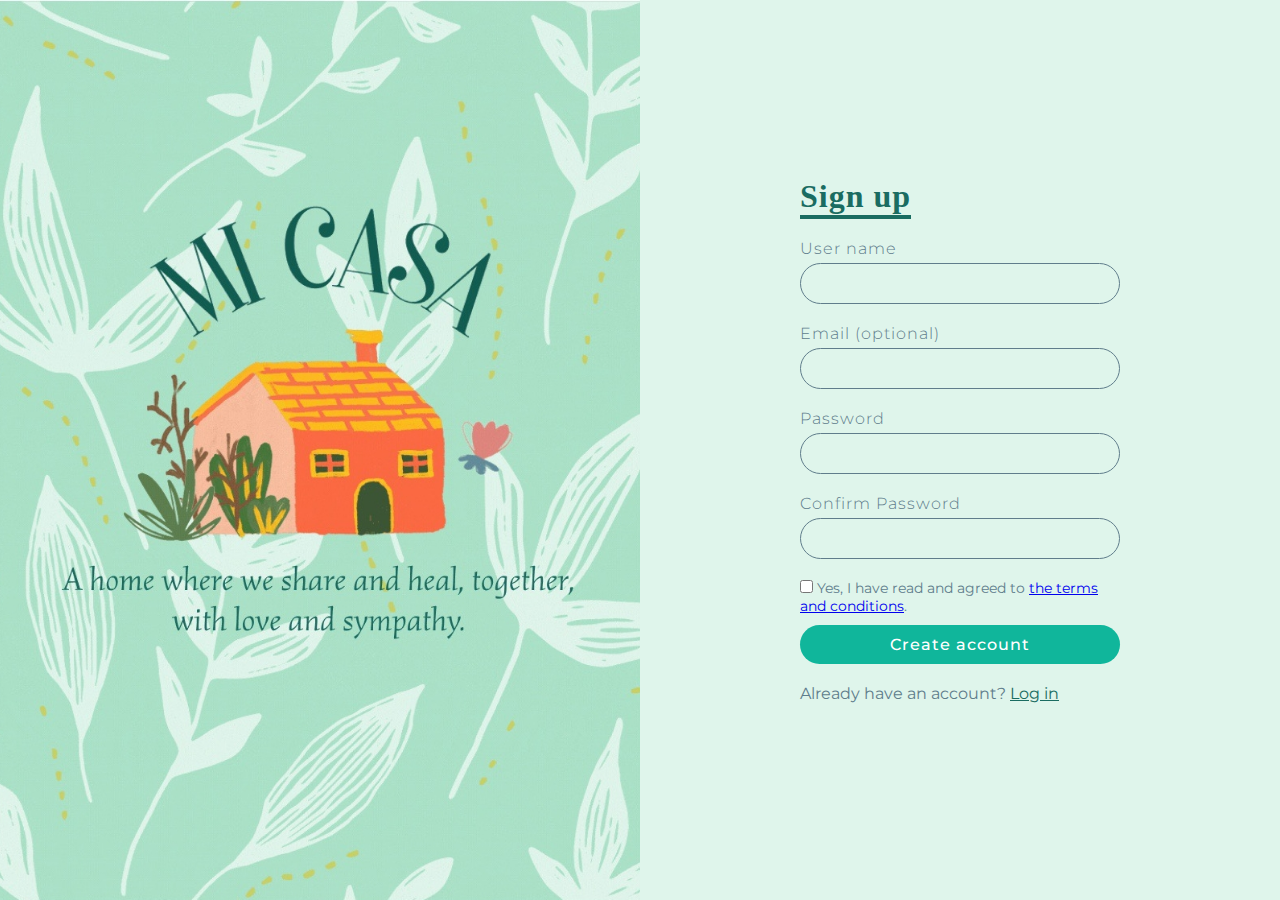
<file: sign up/signup.html>
<!DOCTYPE html>
<html lang="en">
<head>
    <meta charset="UTF-8">
    <meta http-equiv="X-UA-Compatible" content="IE=edge">
    <meta name="viewport" content="width=device-width, initial-scale=1.0">
    <title>Sign up - Mi Casa</title>
    <link rel="stylesheet" href="./assets_signup/css_signup/signup.css">
    <link href="https://fonts.googleapis.com/css2?family=Montserrat:ital,wght@1,600&display=swap" rel="stylesheet">
    <link href="https://fonts.googleapis.com/css2?family=Montserrat:ital,wght@1,600&family=Simonetta:wght@900&display=swap" rel="stylesheet">
</head>
<body>
    <section>
        <div class="logobox">
            <a href="../home/home.html">
                <img src="./assets_signup/img_signup/biglogo.jpg" alt="">
            </a>
        </div>
        <div class="contentbox">
            <div class="formbox">
                <h1>Sign up</h1>
                <form action="#">
                    <div class="inputbox">
                        <span>User name</span>
                        <input type="text" name="">
                    </div>
                    <div class="inputbox">
                        <span>Email (optional)</span>
                        <input type="email" name="">
                    </div>
                    <div class="inputbox">
                        <span>Password</span>
                        <input type="password" name="">
                    </div>
                    <div class="inputbox">
                        <span>Confirm Password</span>
                        <input type="password" name="">
                    </div>
                    <div class="commitment">
                        <label for=""><input type="checkbox"> Yes, I have read and agreed to <a href="#">the terms and conditions</a>.</label>
                    </div>
                    <div class="inputbox">
                        <input type="submit" value="Create account" name="">
                    </div>
                    <div class="inputbox">
                        <p>Already have an account? <a href="../login/login.html">Log in</a></p>
                    </div>
                </form>
            </div>
        </div>
    </section>
    </div>
</body>
</html>
</file>
<file: aboutus/assets_aboutus/css_aboutus/aboutus.css>
/*Font import*/
@import url('https://fonts.googleapis.com/css2?family=Simonetta:ital,wght@0,400;0,900;1,400;1,900&display=swap');
@import url('https://fonts.googleapis.com/css2?family=Montserrat:ital,wght@0,100;0,200;0,300;0,400;0,500;0,600;0,700;0,800;0,900;1,100;1,200;1,300;1,400;1,500;1,600;1,700;1,800;1,900&display=swap');

/* Reset CSS */
* {
    padding: 0;
    margin: 0;
    box-sizing: border-box;
}

/* Set page background color (except navigation bar and footer*/
body {
    background: #ACEDCE;
    font-family: 'Montserrat';
}

/* Navigation Bar */
header {
    display: flex;
    flex-direction: row;
    background-color: #AAE1C7;
}

.logo-nav {
    width: 6vw;
}

.logo-nav img {
    max-width: 100%;
    max-height: 100%;
    min-width: 88px;
    min-height: 88px;
}

.nav-container {
    width: 94vw;
    display: flex;
    flex-direction: row;
    justify-content: space-between;
    align-items: center;
}

.nav-page-container {
    display: flex;
    flex-direction: row;
    justify-content: space-between;
}

.nav-account-container {
    display: flex;
    flex-direction: row;
    justify-content: space-between;
}

/* Format the Navigation buttons */
.nav-page-item {
    text-align: center;
    color: #313D67;
    border: #AAE1C7 1px solid;
    text-decoration: none;
    padding: 3px;
    font-family: 'Montserrat', sans-serif;
    font-size: 1.2vw;
    font-weight: bold;
    padding: 0rem 1rem;
}

.nav-account-item {
    text-align: center;
    color: white;
    background-color: #10B69B;
    text-decoration: none;
    padding: 0.5rem 2rem;
    margin: 0rem 2rem;
    font-family: 'Montserrat', sans-serif;
    font-size: 1.2vw;
    font-weight: bold;
}

a:hover{
    color:aquamarine;
    transition: 0.2s;
}

/* Content */
.content {
    padding: 3rem 6rem;
    /* padding-bottom: 3rem;
    padding-left: 6rem;
    padding-right: 6rem; */
}

.heading {
    color: #1A6C61;
    font-size: 2em;
    font-family: "Simonetta";
    font-weight: bold;
}

hr {
    background-color: #1A6C61;
    border: 1px solid #1A6C61;
    margin-top: 1rem;
    margin-bottom: 1rem;
    width: 40%;
}

/* Team */
.team-about {
    color: #1A6C61;
    font-size: 1.2em;
}

.team-about p {
    padding-top: 1rem;
    padding-bottom: 1rem;
}

/* Member */
.member-container {
    display: flex;
    flex-direction: row;
    width: 100%;
    justify-content: center;
    padding-top: 1rem;
    padding-bottom: 1.5rem;
}

.member-avatar {
    padding-right: 3rem;
}

.member-avatar img {
    width: 80%;
    min-width: 276px;
    min-height: 276px;
}

.member-name {
    color: #1A6C61;
    font-weight: 900;
    font-size: 1.4em;
    padding-bottom: 0.8rem;
}

.member-uni {
    color: #1A6C61;
    list-style-type:none;
    font-size: 1.1em;
    padding-bottom: 1rem;
}

.member-bio {
    color: #1A6C61;
    font-size: 1.2em;
}

.member-bio p {
    padding-bottom: 0.5em;
}

/* Footer */
.footer {
    display: flex;
    flex-direction: row;
    background-color: #115C50;
    align-items: center;
    justify-content: space-between;
}

.footer-logo {
    width: 15%;
    min-width: 100px;
    min-height: 100px;
    padding-left: 2rem;
}

.footer-contact {
    font-family: "Simonetta";
    text-align: right;
    font-size: 1.6em;
    color: white;
    padding-right: 2rem;
}
</file>
<file: articles/assets_articles/css_articles/articles.css>
/*Font import*/
@import url('https://fonts.googleapis.com/css2?family=Simonetta:ital,wght@0,400;0,900;1,400;1,900&display=swap');
@import url('https://fonts.googleapis.com/css2?family=Montserrat:ital,wght@0,100;0,200;0,300;0,400;0,500;0,600;0,700;0,800;0,900;1,100;1,200;1,300;1,400;1,500;1,600;1,700;1,800;1,900&display=swap');

/* Reset CSS */
* {
    padding: 0;
    margin: 0;
    box-sizing: border-box;
}

/* Set page background color (except navigation bar and footer*/
body {
    background: #ACEDCE;
    font-family: 'Montserrat';
}

/* Navigation Bar */
header {
    display: flex;
    flex-direction: row;
    background-color: #AAE1C7;
}

.logo-nav {
    width: 6vw;
}

.logo-nav img {
    max-width: 100%;
    max-height: 100%;
    min-width: 88px;
    min-height: 88px;
}

.nav-container {
    width: 94vw;
    display: flex;
    flex-direction: row;
    justify-content: space-between;
    align-items: center;
}

.nav-page-container {
    display: flex;
    flex-direction: row;
    justify-content: space-between;
}

.nav-account-container {
    display: flex;
    flex-direction: row;
    justify-content: space-between;
}

/* Format the Navigation buttons */
.nav-page-item {
    text-align: center;
    color: #313D67;
    border: #AAE1C7 1px solid;
    text-decoration: none;
    padding: 3px;
    font-family: 'Montserrat', sans-serif;
    font-size: 1.2vw;
    font-weight: bold;
    padding: 0rem 1rem;
}

.nav-account-item {
    text-align: center;
    color: white;
    background-color: #10B69B;
    text-decoration: none;
    padding: 0.5rem 2rem;
    margin: 0rem 2rem;
    font-family: 'Montserrat', sans-serif;
    font-size: 1.2vw;
    font-weight: bold;
}

a:hover{
    color:aquamarine;
    transition: 0.2s;
}

/* Headings */
.heading{
    color: #1A6C61;
    font-size: 2em;
    font-family: "Simonetta";
    text-align: center;
    margin-top: 50px;
}
.heading h1{
    font-weight: bold;
}
.heading h2{
    font-weight: lighter;
}

/* Paragraph */
.p-article {
    padding: 3rem 6rem;
    color: #1A6C61;
    font-family: "Simonetta";
    font-size: 1.8em;
    padding-top: 1rem;
    padding-bottom: 1rem;
}

/* Article infographic */
.imagebox{
    display: block;
    margin-left: auto;
    margin-right: auto;
    width: 50%;
}

.imagebox img{
    width: 100%;
}

/* Footer */
.footer {
    display: flex;
    flex-direction: row;
    background-color: #115C50;
    align-items: center;
    justify-content: space-between;
}

.footer-logo {
    width: 15%;
    min-width: 100px;
    min-height: 100px;
    padding-left: 2rem;
}

.footer-contact {
    font-family: "Simonetta";
    text-align: right;
    font-size: 1.6em;
    color: white;
    padding-right: 2rem;
}
</file>
<file: healingzone/assets_healingzone/css_healingzone/healingzone.css>
/*Font import*/
@import url('https://fonts.googleapis.com/css2?family=Simonetta:ital,wght@0,400;0,900;1,400;1,900&display=swap');
@import url('https://fonts.googleapis.com/css2?family=Montserrat:ital,wght@0,100;0,200;0,300;0,400;0,500;0,600;0,700;0,800;0,900;1,100;1,200;1,300;1,400;1,500;1,600;1,700;1,800;1,900&display=swap');

/* Reset CSS */
* {
    padding: 0;
    margin: 0;
    box-sizing: border-box;
}

/* Set page background color (except navigation bar and footer*/
body {
    background: #ACEDCE;
    font-family: 'Montserrat';
}

/* Navigation Bar */
header {
    display: flex;
    flex-direction: row;
    background-color: #AAE1C7;
}

.logo-nav {
    width: 6vw;
}

.logo-nav img {
    max-width: 100%;
    max-height: 100%;
    min-width: 88px;
    min-height: 88px;
}

.nav-container {
    width: 94vw;
    display: flex;
    flex-direction: row;
    justify-content: space-between;
    align-items: center;
}

.nav-page-container {
    display: flex;
    flex-direction: row;
    justify-content: space-between;
}

.nav-account-container {
    display: flex;
    flex-direction: row;
    justify-content: space-between;
}

/* Format the Navigation buttons */
.nav-page-item {
    text-align: center;
    color: #313D67;
    border: #AAE1C7 1px solid;
    text-decoration: none;
    padding: 3px;
    font-family: 'Montserrat', sans-serif;
    font-size: 1.2vw;
    font-weight: bold;
    padding: 0rem 1rem;
}

.nav-account-item {
    text-align: center;
    color: white;
    background-color: #10B69B;
    text-decoration: none;
    padding: 0.5rem 2rem;
    margin: 0rem 2rem;
    font-family: 'Montserrat', sans-serif;
    font-size: 1.2vw;
    font-weight: bold;
}

a:hover{
    color:aquamarine;
    transition: 0.2s;
}

/* Content */
.healingzone-content-demo {
    display: block;
    margin-left: auto;
    margin-right: auto;
    width: 80%;
}

.healingzone-content-demo img {
    width: 100%;
}

/* Footer */
.footer {
    display: flex;
    flex-direction: row;
    background-color: #115C50;
    align-items: center;
    justify-content: space-between;
}

.footer-logo {
    width: 15%;
    min-width: 100px;
    min-height: 100px;
    padding-left: 2rem;
}

.footer-contact {
    font-family: "Simonetta";
    text-align: right;
    font-size: 1.6em;
    color: white;
    padding-right: 2rem;
}
</file>
<file: prohelp/assets_prohelp/css_prohelp/prohelp.css>
/*Font import*/
@import url('https://fonts.googleapis.com/css2?family=Simonetta:ital,wght@0,400;0,900;1,400;1,900&display=swap');
@import url('https://fonts.googleapis.com/css2?family=Montserrat:ital,wght@0,100;0,200;0,300;0,400;0,500;0,600;0,700;0,800;0,900;1,100;1,200;1,300;1,400;1,500;1,600;1,700;1,800;1,900&display=swap');

/* Reset CSS */
* {
    padding: 0;
    margin: 0;
    box-sizing: border-box;
}

/* Set page background color (except navigation bar and footer*/
body {
    background: #ACEDCE;
    font-family: 'Montserrat';
}

/* Navigation Bar */
header {
    display: flex;
    flex-direction: row;
    background-color: #AAE1C7;
}

.logo-nav {
    width: 6vw;
}

.logo-nav img {
    max-width: 100%;
    max-height: 100%;
    min-width: 88px;
    min-height: 88px;
}

.nav-container {
    width: 94vw;
    display: flex;
    flex-direction: row;
    justify-content: space-between;
    align-items: center;
}

.nav-page-container {
    display: flex;
    flex-direction: row;
    justify-content: space-between;
}

.nav-account-container {
    display: flex;
    flex-direction: row;
    justify-content: space-between;
}

/* Format the Navigation buttons */
.nav-page-item {
    text-align: center;
    color: #313D67;
    border: #AAE1C7 1px solid;
    text-decoration: none;
    padding: 3px;
    font-family: 'Montserrat', sans-serif;
    font-size: 1.2vw;
    font-weight: bold;
    padding: 0rem 1rem;
}

.nav-account-item {
    text-align: center;
    color: white;
    background-color: #10B69B;
    text-decoration: none;
    padding: 0.5rem 2rem;
    margin: 0rem 2rem;
    font-family: 'Montserrat', sans-serif;
    font-size: 1.2vw;
    font-weight: bold;
}

a:hover{
    color:aquamarine;
    transition: 0.2s;
}

/* Content */
.prohelp-content {
    display: block;
    margin-left: auto;
    margin-right: auto;
    width: 50%;
}

.prohelp-content img {
    width: 100%;
}

/* Footer */
.footer {
    display: flex;
    flex-direction: row;
    background-color: #115C50;
    align-items: center;
    justify-content: space-between;
}

.footer-logo {
    width: 15%;
    min-width: 100px;
    min-height: 100px;
    padding-left: 2rem;
}

.footer-contact {
    font-family: "Simonetta";
    text-align: right;
    font-size: 1.6em;
    color: white;
    padding-right: 2rem;
}
</file>
<file: sharingroom/assets_sharingroom/css_sharingroom/sharingroom.css>
/*Font import*/
@import url('https://fonts.googleapis.com/css2?family=Simonetta:ital,wght@0,400;0,900;1,400;1,900&display=swap');
@import url('https://fonts.googleapis.com/css2?family=Montserrat:ital,wght@0,100;0,200;0,300;0,400;0,500;0,600;0,700;0,800;0,900;1,100;1,200;1,300;1,400;1,500;1,600;1,700;1,800;1,900&display=swap');

/* Reset CSS */
* {
    padding: 0;
    margin: 0;
    box-sizing: border-box;
}

/* Set page background color (except navigation bar and footer*/
body {
    background: #ACEDCE;
    font-family: 'Montserrat';
}

/* Navigation Bar */
header {
    display: flex;
    flex-direction: row;
    background-color: #AAE1C7;
}

.logo-nav {
    width: 6vw;
}

.logo-nav img {
    max-width: 100%;
    max-height: 100%;
    min-width: 88px;
    min-height: 88px;
}

.nav-container {
    width: 94vw;
    display: flex;
    flex-direction: row;
    justify-content: space-between;
    align-items: center;
}

.nav-page-container {
    display: flex;
    flex-direction: row;
    justify-content: space-between;
}

.nav-account-container {
    display: flex;
    flex-direction: row;
    justify-content: space-between;
}

/* Format the Navigation buttons */
.nav-page-item {
    text-align: center;
    color: #313D67;
    border: #AAE1C7 1px solid;
    text-decoration: none;
    padding: 3px;
    font-family: 'Montserrat', sans-serif;
    font-size: 1.2vw;
    font-weight: bold;
    padding: 0rem 1rem;
}

.nav-account-item {
    text-align: center;
    color: white;
    background-color: #10B69B;
    text-decoration: none;
    padding: 0.5rem 2rem;
    margin: 0rem 2rem;
    font-family: 'Montserrat', sans-serif;
    font-size: 1.2vw;
    font-weight: bold;
}

a:hover{
    color:aquamarine;
    transition: 0.2s;
}

/* Content */
/* .sharing_room {
    padding: 3rem 6rem;
} */

.sharing_room__title {
    /* margin: 5.2rem auto;
    line-height: 10rem; */
    font-size: 5rem;
    font-family: "Simonetta";
    text-align: center;
    margin-top: 50px;
    margin-bottom: 30px;
    font-weight: bolder;
    color: #1a6c61;
}
  
.sharing_room__banner {
    display: block;
    margin-left: auto;
    margin-right: auto;
    width: 80%;
}
  
.sharing_room__banner > img {
    width: 100%;
}
  
.sharing_room__banner--second {
    display: flex;
    justify-content: center;
    margin: auto;
    margin-bottom: 10rem;
    height: 35rem;
    width: 80%;
}
  
.sharing_room__banner--second > img {
    width: 100%;
}
  
.sharing_room__line {
    width: 90%;
    margin: 6.7rem auto;
    border-bottom: 0.4rem solid #1a6c61;
}
  
.sharing_room__write {
    width: 90%;
    margin: auto;
}
  
.sharing_room__write textarea {
    width: 100%;
    height: 17.5rem;
    margin: auto;
    background: #d9efec;
    border: 0.3rem solid #000000;
    border-radius: 0.3rem;
    padding: 0.6rem;
    font-style: italic;
    font-weight: 400;
    font-size: 2.8rem;
    line-height: 3.4rem;
    color: #000000;
}
  
.sharing_room__write textarea::placeholder {
    font-style: italic;
    font-weight: 400;
    font-size: 2.8rem;
    line-height: 3.4rem;
    color: #000000;
}
  
.sharing_room__write--control {
    margin: 3.4rem auto;
    display: flex;
    justify-content: space-between;
    align-items: center;
}
  
.sharing_room__write--control ul {
    display: flex;
    gap: 3.5rem;
}
  
.sharing_room__write--control ul li img {
    width: 3rem;
    height: 3rem;
    object-fit: cover;
}
  
.sharing_room__write--post {
    text-align: center;
    margin-bottom: 17rem;
}
  
.sharing_room__write--post button {
    border: none;
    padding: 0.8rem 1.6rem;
    color: #ffffff;
    background: #115c50;
    border-radius: 0.4rem;
    font-weight: 700;
    font-size: 1.8rem;
    line-height: 2.2rem;
}
  
.sharing_room__otherposts {
    padding: 0rem 1.5rem;
    width: 90%;
    margin: auto;
    margin-bottom: 10rem;
}
  
.sharing_room__otherposts--name {
    height: 5.7rem;
    align-items: center;
    display: flex;
    font-weight: 700;
    font-size: 3rem;
    line-height: 3.7rem;
    color: #1a6c61;
}
  
.sharing_room__otherposts--description {
    font-weight: 400;
    font-size: 2.5rem;
    line-height: 3rem;
    color: #1a6c61;
    margin-bottom: 2rem;
}
  
.sharing_room__otherposts > ul {
    display: flex;
    align-items: center;
    gap: 2rem;
}
  
.sharing_room__otherposts > ul li {
    width: 3.5rem;
}

/* Footer */
.footer {
    display: flex;
    flex-direction: row;
    background-color: #115C50;
    align-items: center;
    justify-content: space-between;
}

.footer-logo {
    width: 15%;
    min-width: 100px;
    min-height: 100px;
    padding-left: 2rem;
}

.footer-contact {
    font-family: "Simonetta";
    text-align: right;
    font-size: 1.6em;
    color: white;
    padding-right: 2rem;
}
</file>
<file: home/assets_home/css_home/home.css>
/* Reset CSS */
* {
    padding: 0;
    margin: 0;
    box-sizing: border-box;
}
</file>
<file: login/assets_login/css_login/login.css>
/* Reset CSS */
* {
    padding: 0;
    margin: 0;
    box-sizing: border-box;
}
</file>
<file: sign up/assets_signup/css_signup/signup.css>
/* Reset CSS */
* {
    padding: 0;
    margin: 0;
    box-sizing: border-box;
    font-family: 'Montserrat', sans-serif;
}

section{
    position: relative;
    width: 100%;
    height: 100vh;
    display: flex;
}

section .logobox{
    position: relative;
    width: 50%;
    height: 100%;
}

section .logobox img{
    position: absolute;
    top: 0;
    left: 0;
    width: 100%;
    height: 100%;
    object-fit: cover;
}

section .contentbox{
    display: flex;
    justify-content: center;
    align-items: center;
    width: 50%;
    height: 100%;
}

section .contentbox .formbox{
    width: 50%;
}

section .contentbox .formbox h1{
    color: #1A6C61;
    font-weight: 600;
    font-size: 2em;
    /* text-transform: uppercase; */
    margin-bottom: 20px;
    border-bottom: 4px solid #1A6C61;
    display: inline-block;
    letter-spacing: 1px;
    font-family: 'Kaisei Opti', serif;
}

section .contentbox .formbox .inputbox{
    margin-bottom: 20px;
}

section .contentbox .formbox .inputbox span{
    font-size: 16px;
    margin-bottom: 5px;
    display: inline-block;
    color: #607d8b;
    font-weight: 300;
    letter-spacing: 1px;
}

section .contentbox .formbox .inputbox input{
    width: 100%;
    padding: 10px 20px;
    outline: none;
    font-weight: 400;
    border: 1px solid #607d8b;
    font-size: 16px;
    letter-spacing: 1px;
    color: #142E23;
    background: transparent;
    border-radius: 30px;
}

section .contentbox .formbox .inputbox input[type="submit"]{
    background: #10B69B;
    color: #fff;
    outline: none;
    border: none;
    font-weight: 500;
    cursor: pointer;
}
section .contentbox .formbox .inputbox input[type="submit"]:hover{
    background-color: #75B69B;
}

section .contentbox .formbox .commitment{
    margin-bottom: 10px;
    color:#607d8b;
    font-weight: 400;
    font-size: 14px;
}

section .contentbox .formbox .inputbox p{
    color:#607d8b;
}

section .contentbox .formbox .inputbox a{
    color: #1A6C61;
}

/* Set page background color */
body{
    background: #dff5eb;
}
</file>
